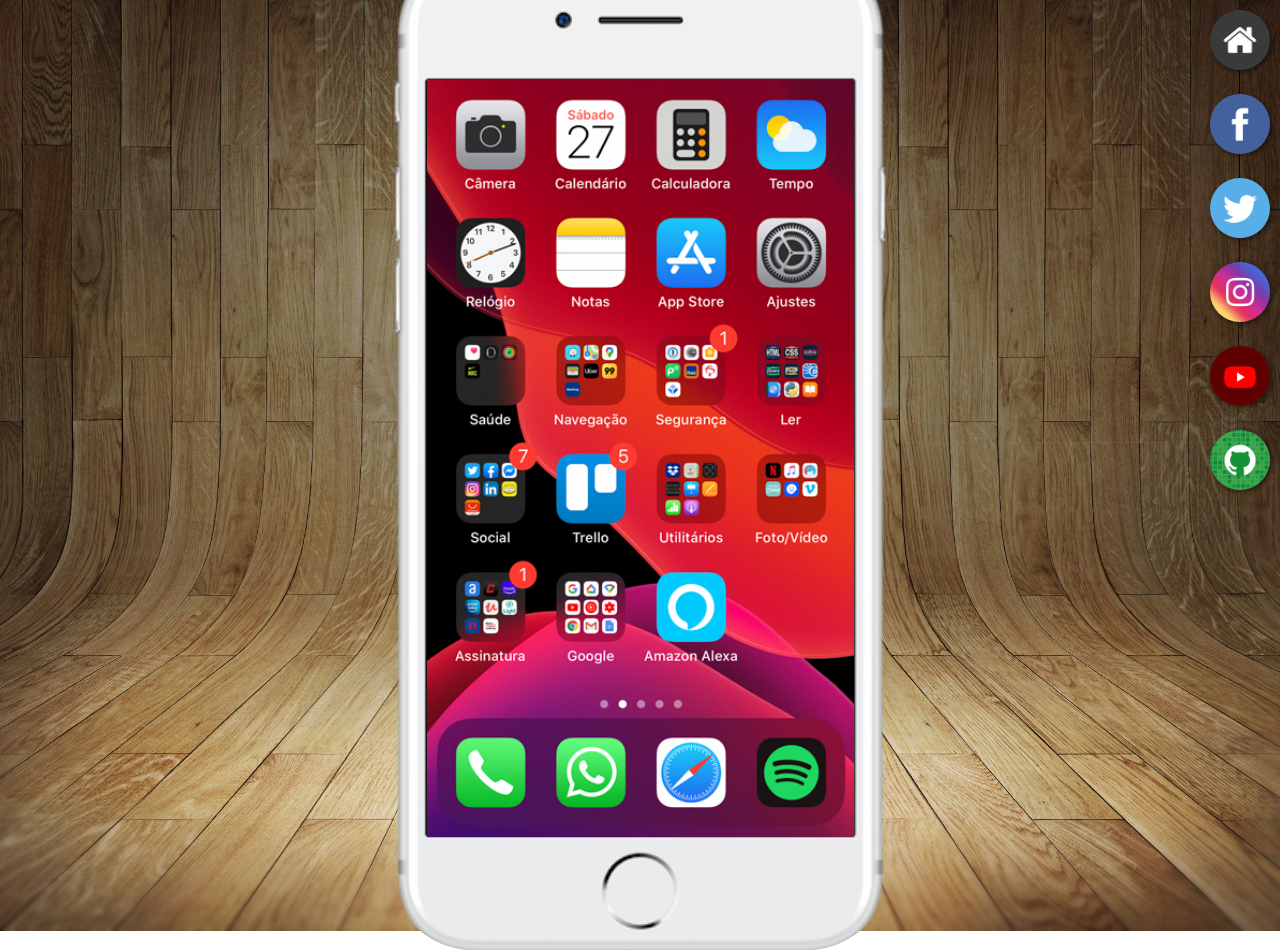
<file: index.html>
<!DOCTYPE html>
<html lang="pt-br">
<head>
    <meta charset="UTF-8">
    <meta name="viewport" content="width=device-width, initial-scale=1.0">
    <link rel="shortcut icon" href="imagens/favicon.ico" type="image/x-icon">
    <link rel="stylesheet" href="estilos/estilos.css">
    <title>Projeto Redes Sociais</title>
</head>
<body>
    <main>
        <section id="telefone">
            <iframe src="home.html" name="tela" frameborder="0" id="tela">
                <p>Seu navegador não suporta iframes.</p>
            </iframe>
        </section>
        <section id="redes-sociais">
            <a href="home.html" target="tela"><img src="imagens/logo-home.jpg" alt="foto da home"></a><br>

            <a href="facebook.html" target="tela"><img src="imagens/logo-facebook.jpg" alt="foto do facebook"></a><br>

            <a href="twitter.html" target="tela"><img src="imagens/logo-twitter.jpg" alt="foto do twitter"></a><br>

            <a href="instagram.html" target="tela"><img src="imagens/logo-instagram.jpg" alt="foto do instagram"></a><br>

            <a href="youtube.html" target="tela"><img src="imagens/logo-youtube.jpg" alt="foto do youtube"></a><br>

            <a href="github.html" target="tela"><img src="imagens/logo-github.jpg" alt="foto do github"></a>
            
        </section>
    </main>
</body>
</html>
</file>
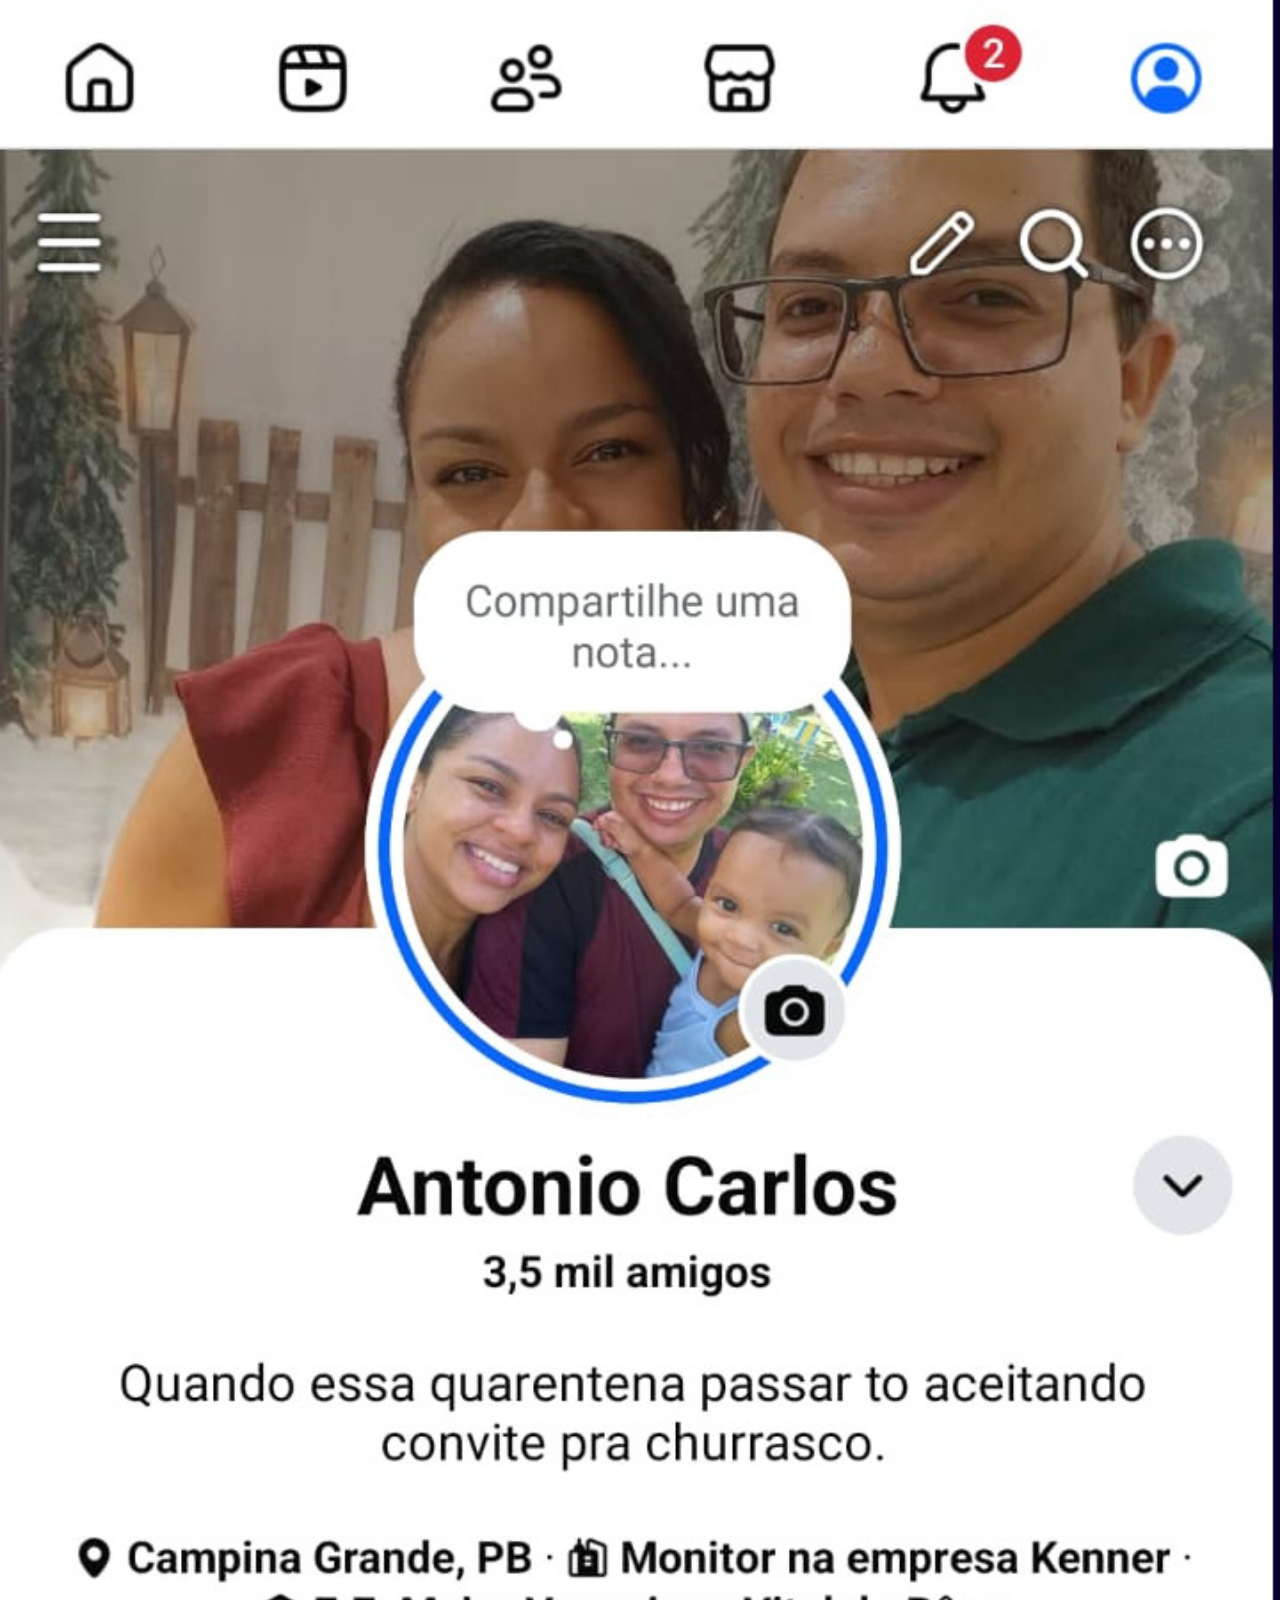
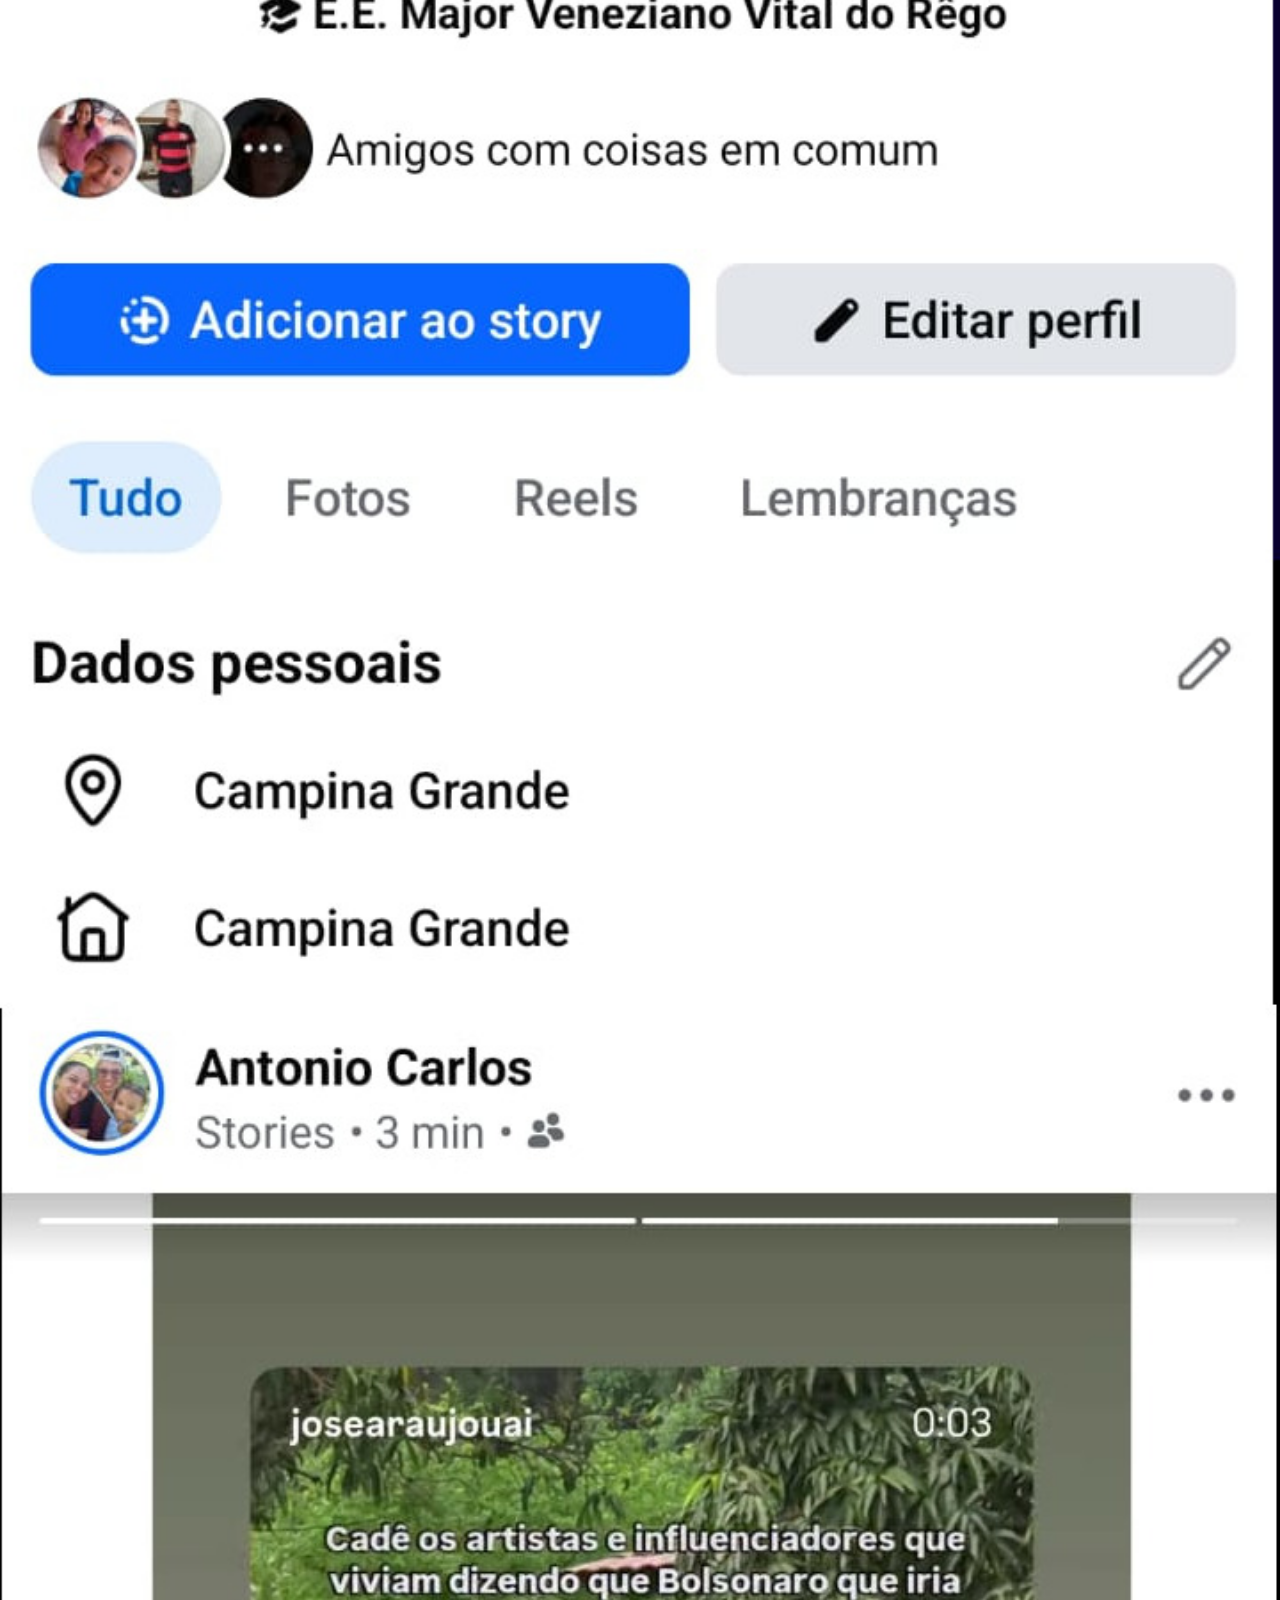
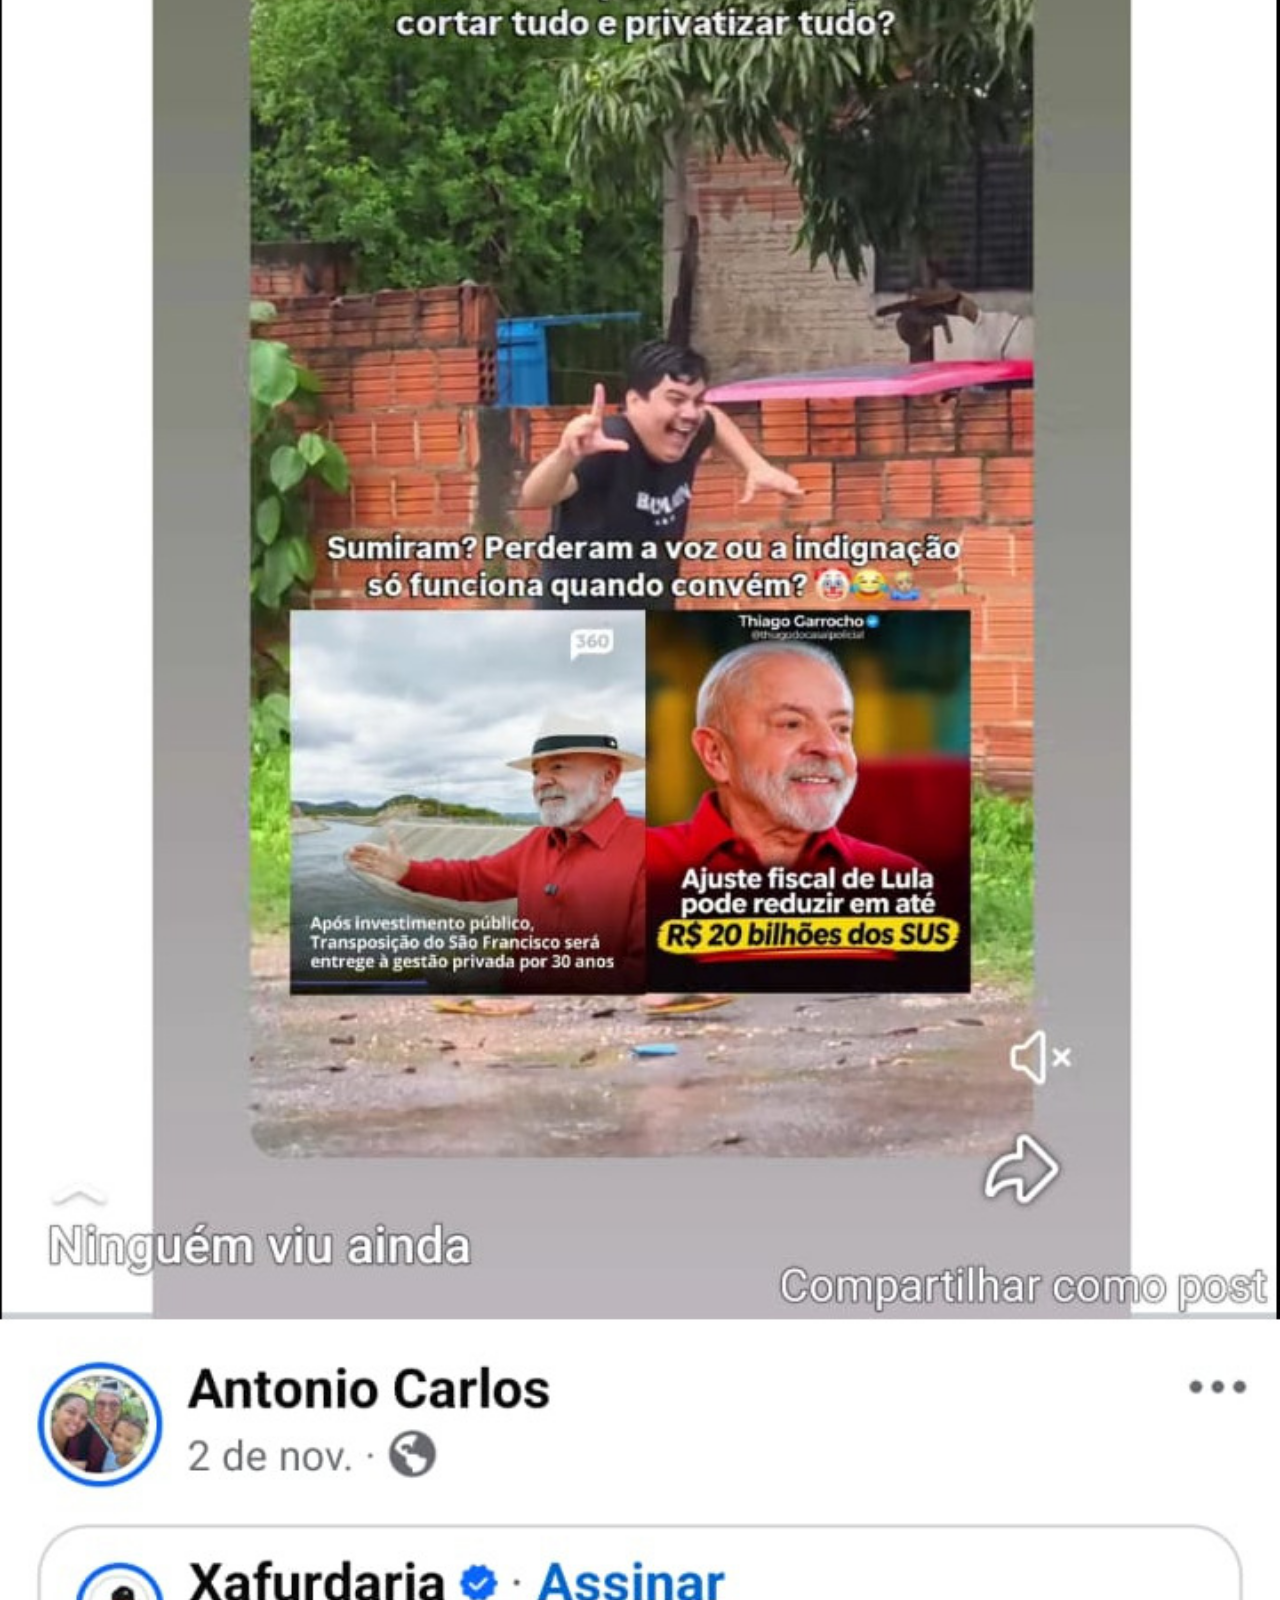
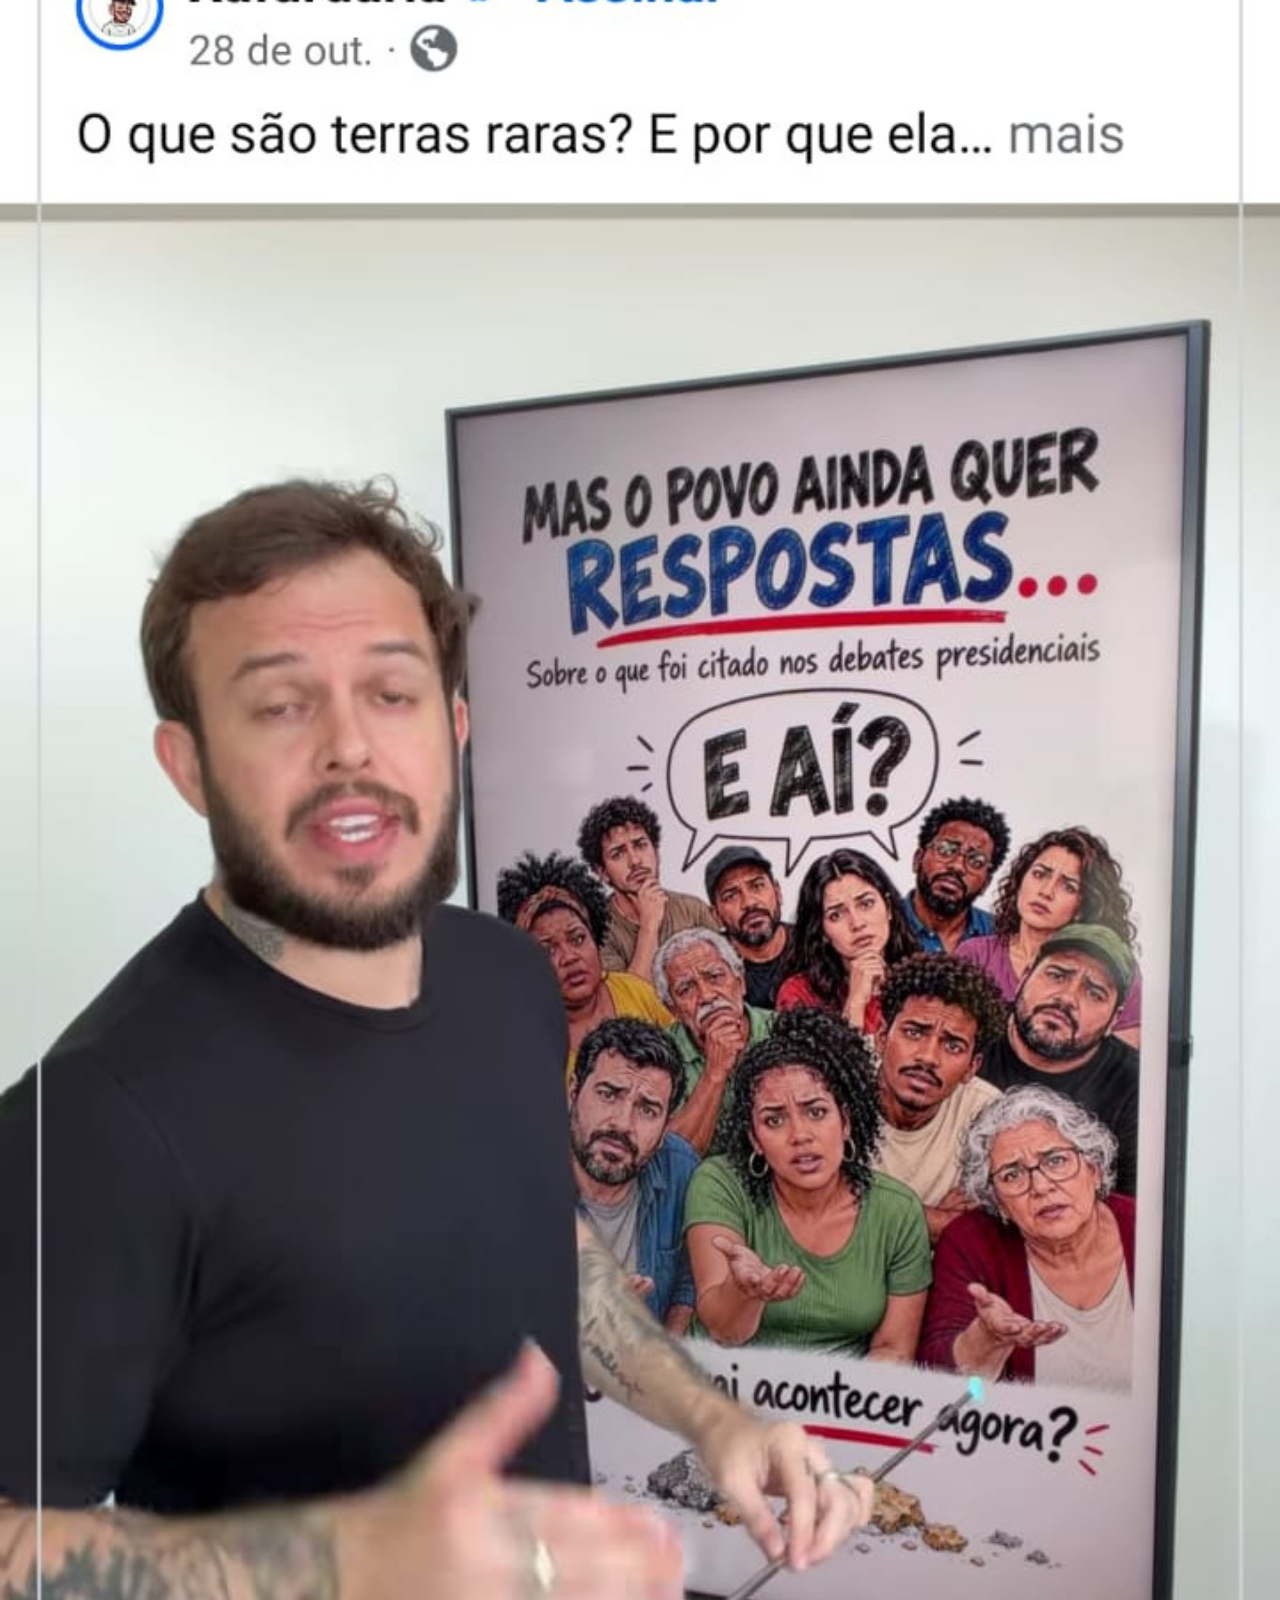
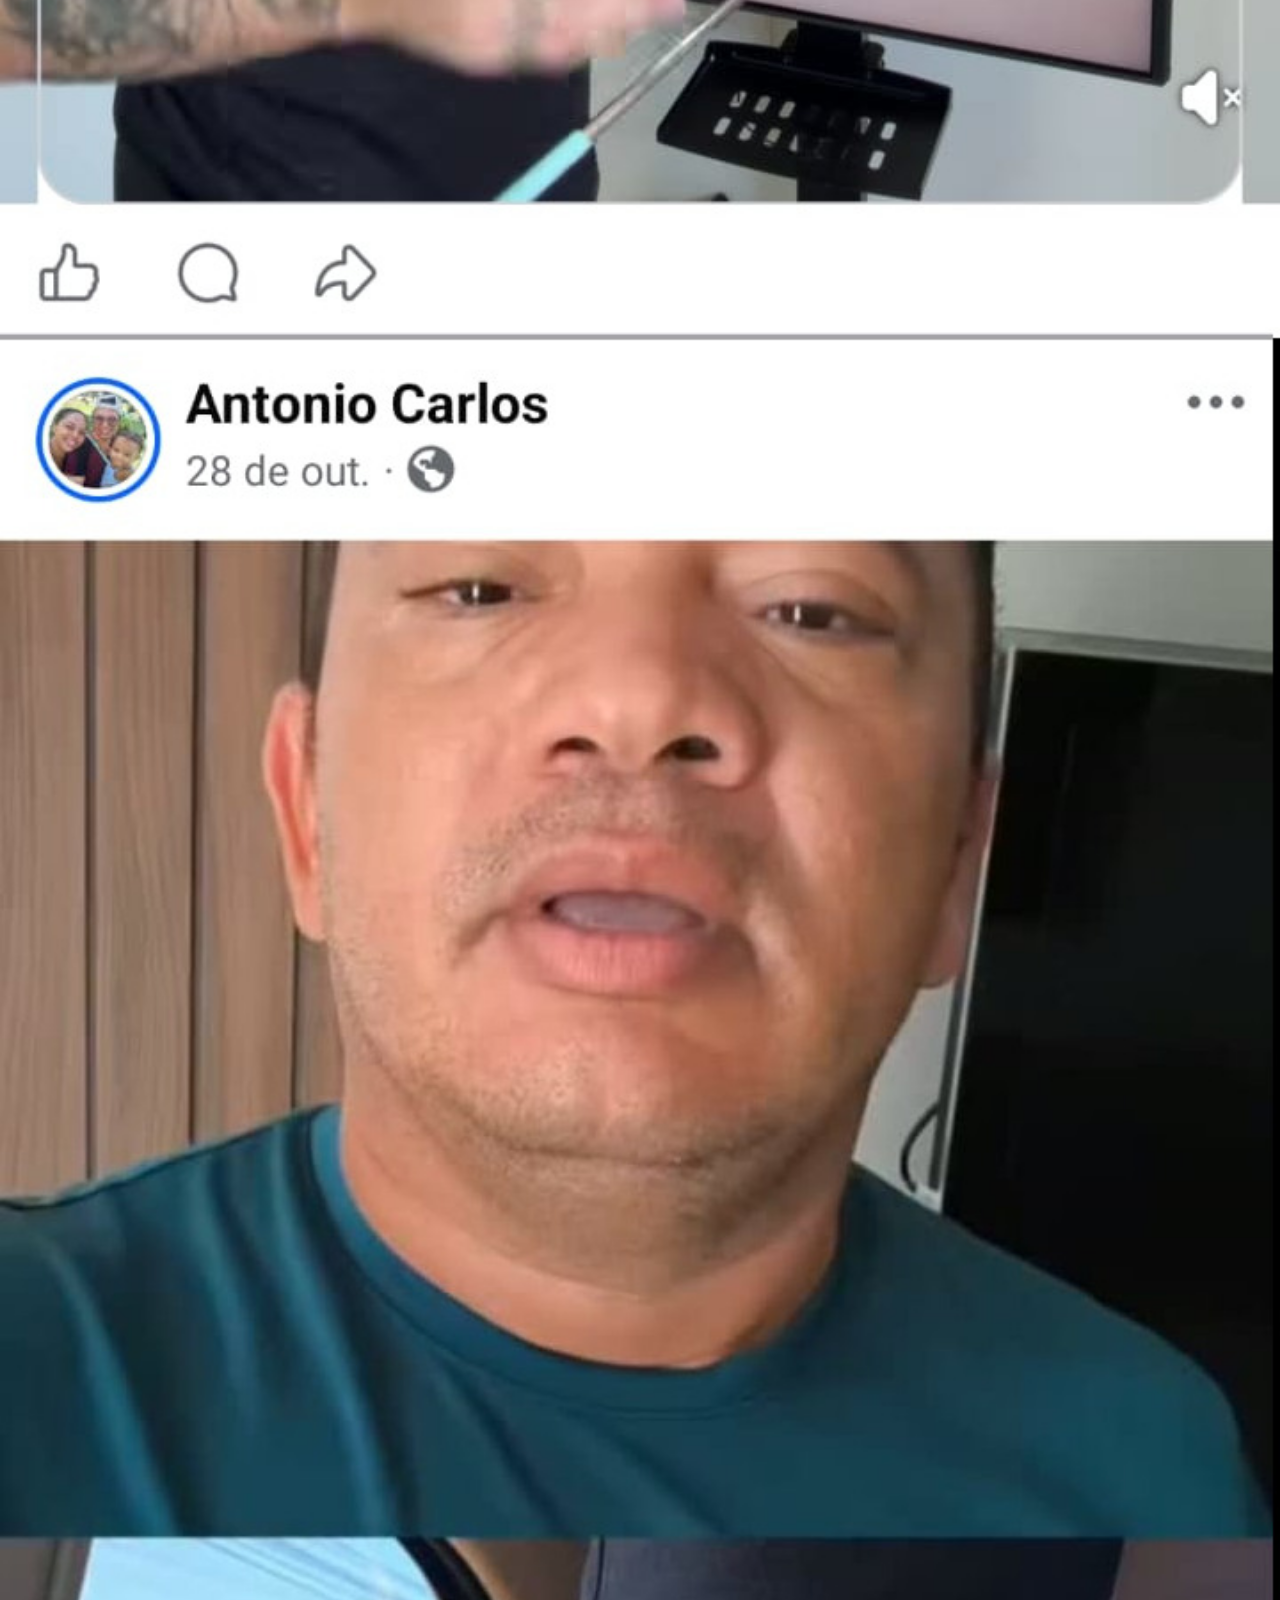
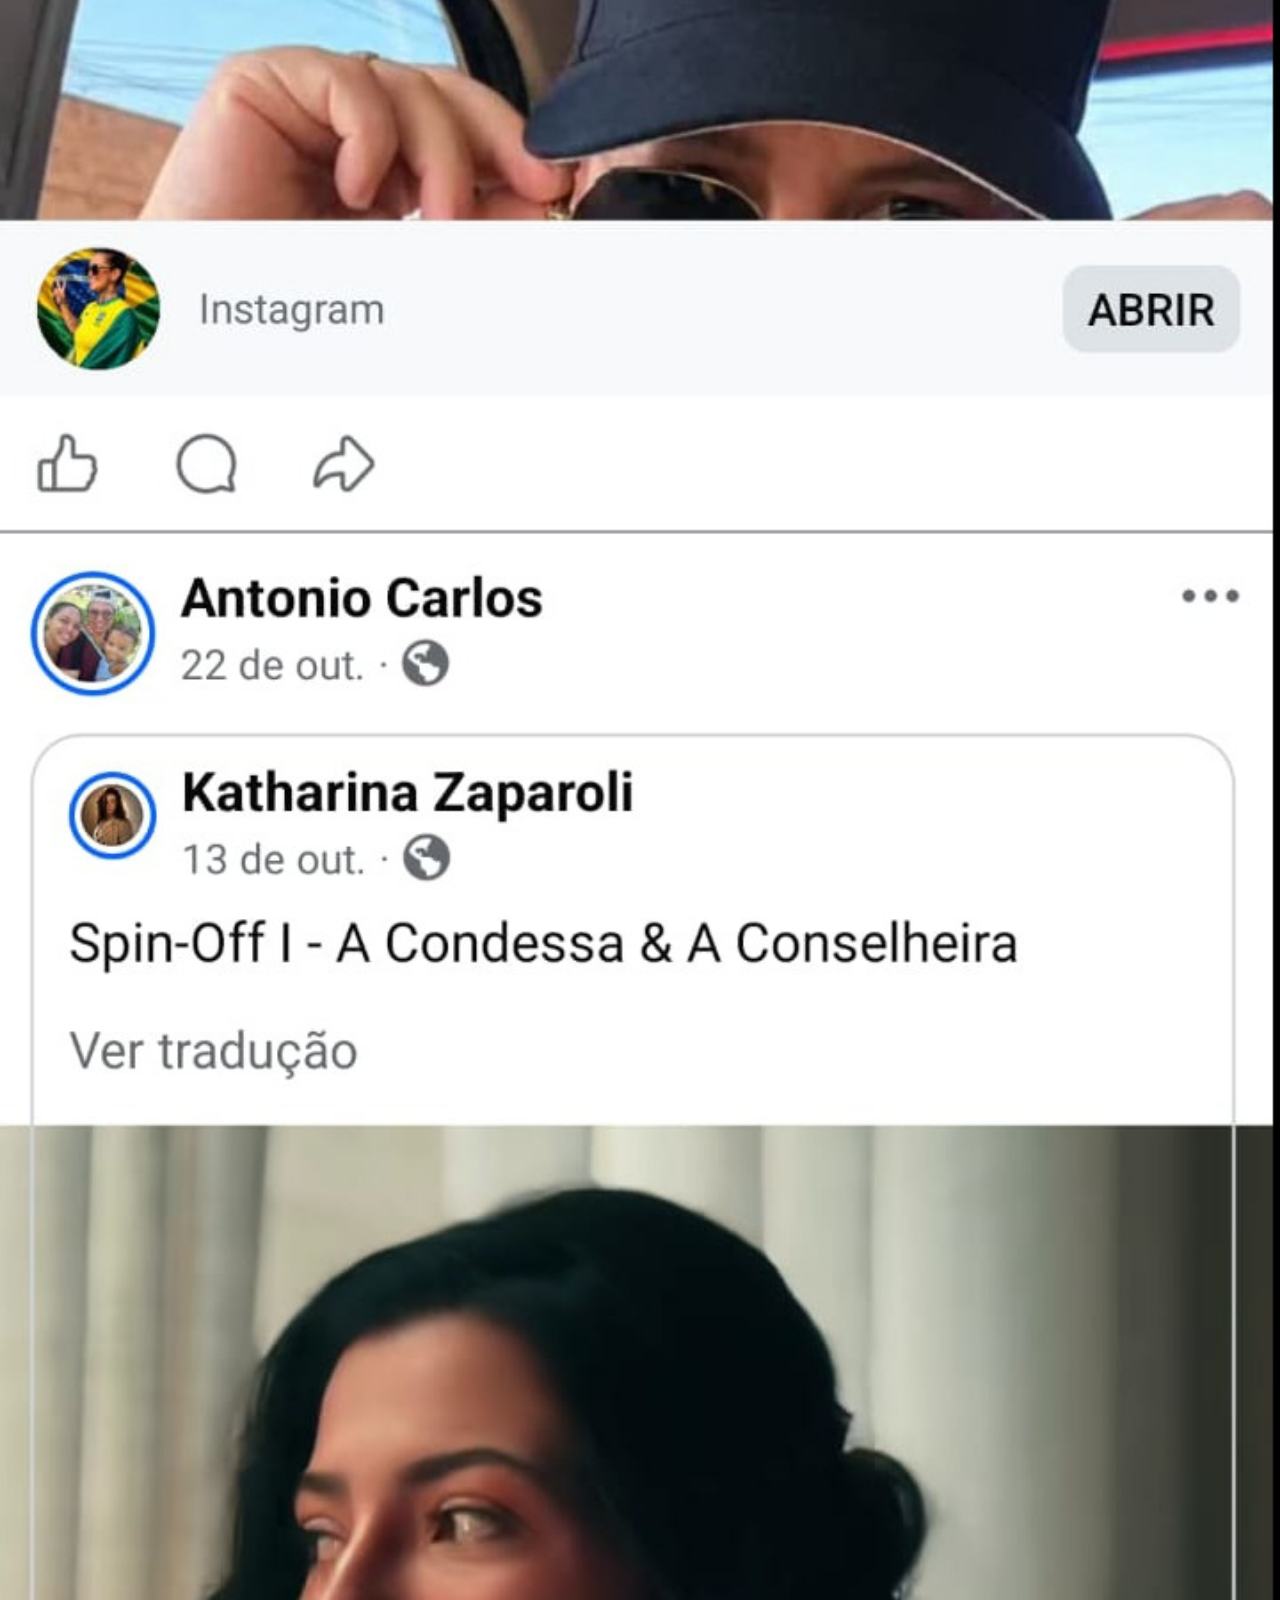
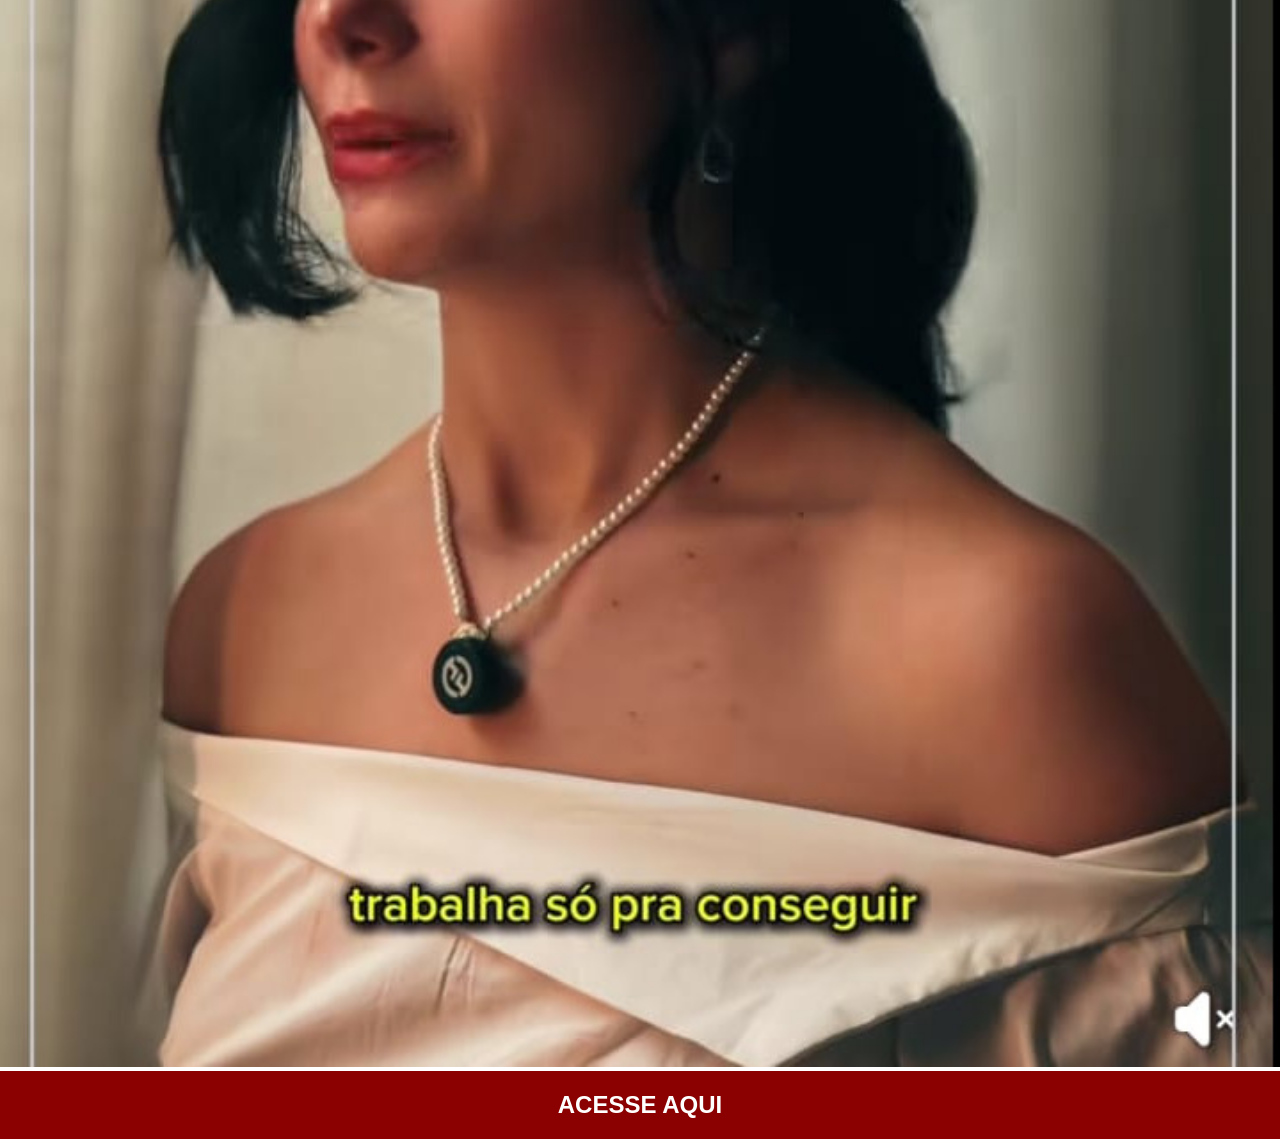
<file: facebook.html>
<!DOCTYPE html>
<html lang="pt-br">
<head>
    <meta charset="UTF-8">
    <meta name="viewport" content="width=device-width, initial-scale=1.0">
    <title>Facebook</title>
    <link rel="stylesheet" href="estilos/social.css">
</head>
<body>
    <img src="imagens/facebook.jpeg" alt="Facebook">
    <a href="https://www.facebook.com" target="_blank">ACESSE AQUI</a>
</body>
</html>
</file>
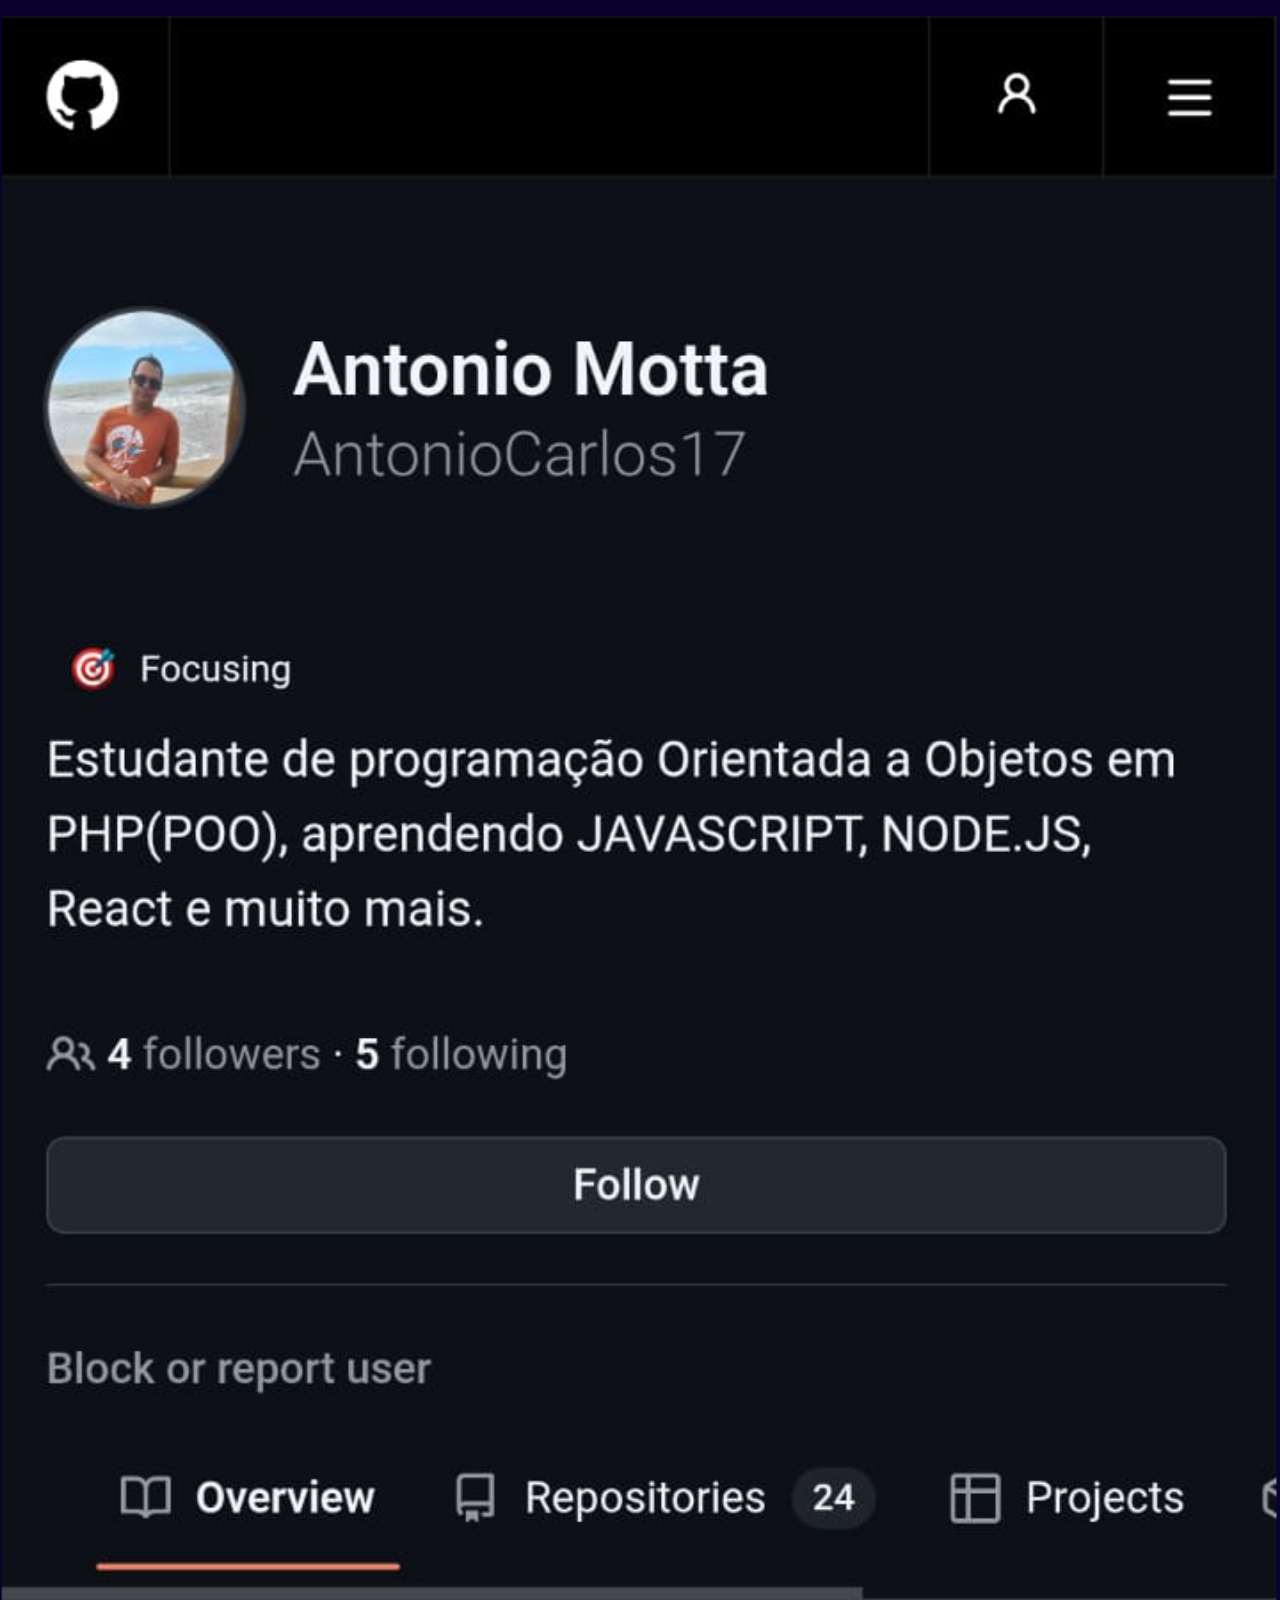
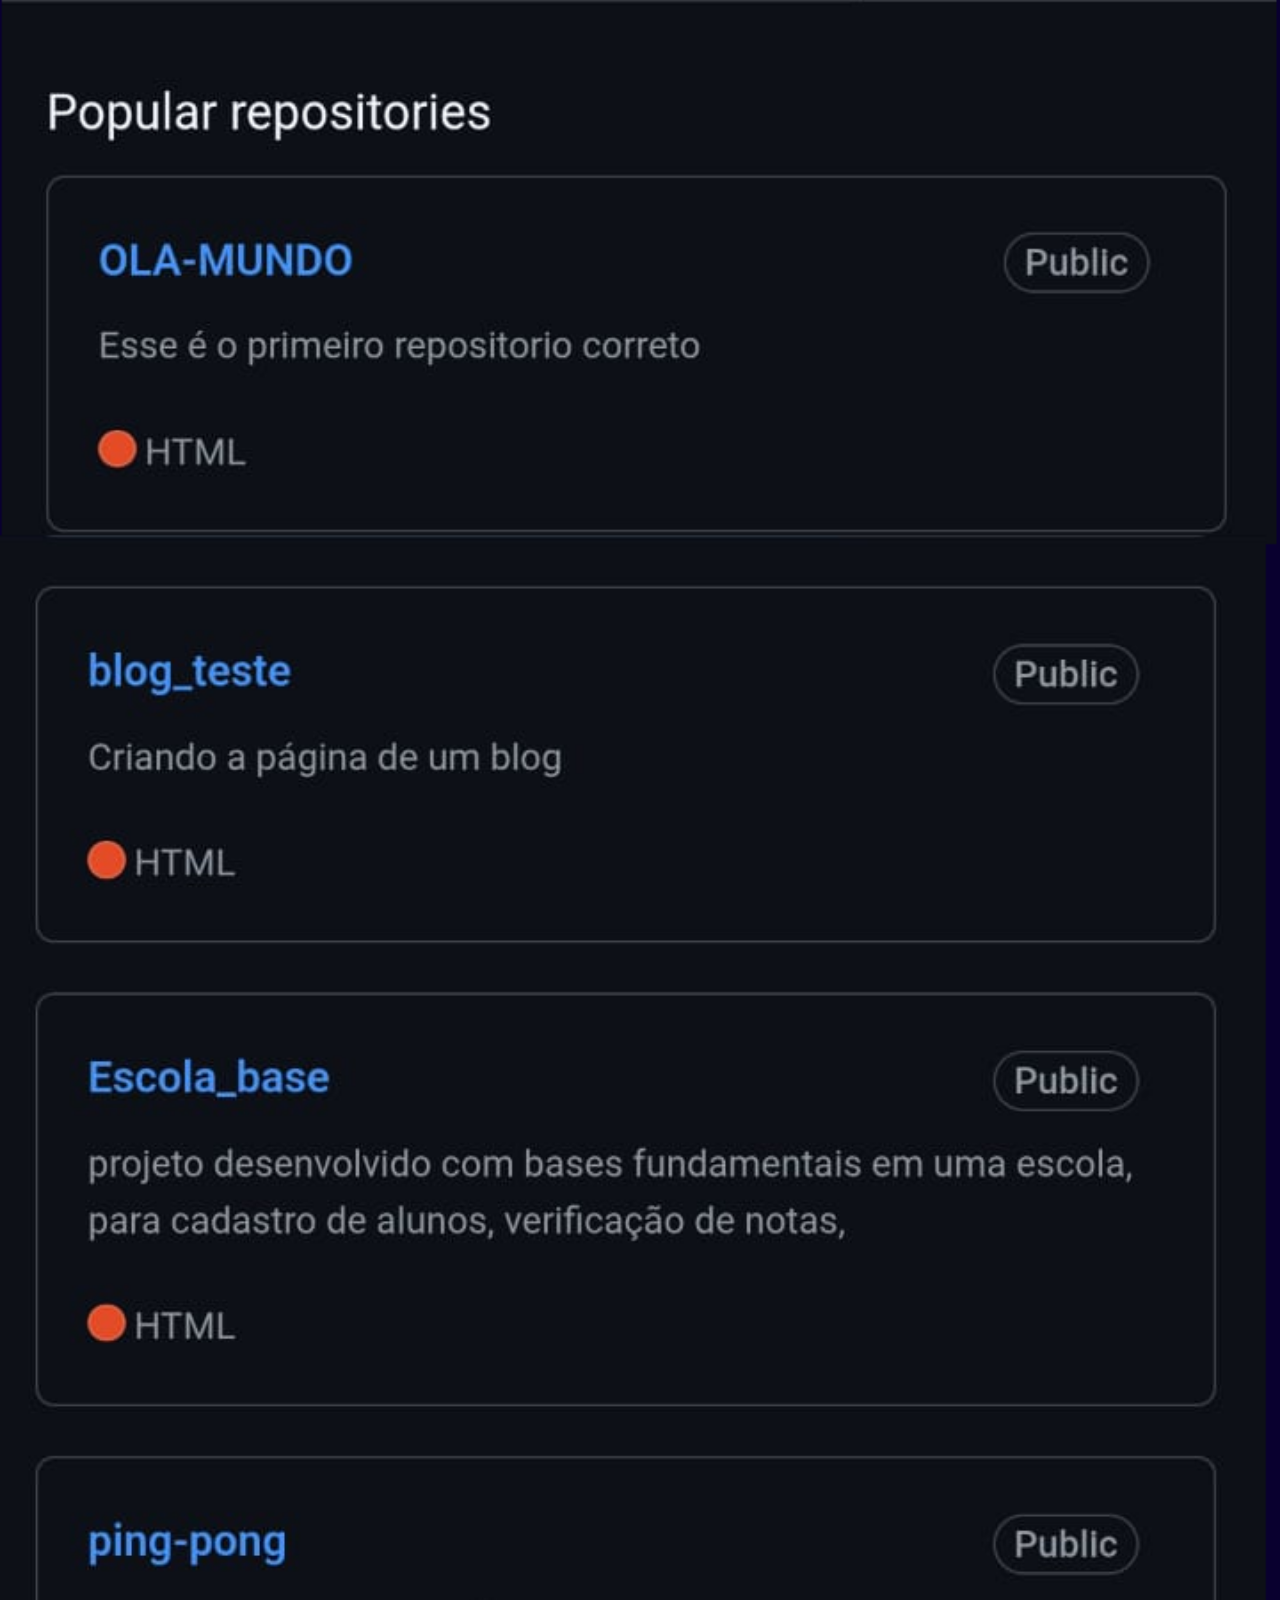
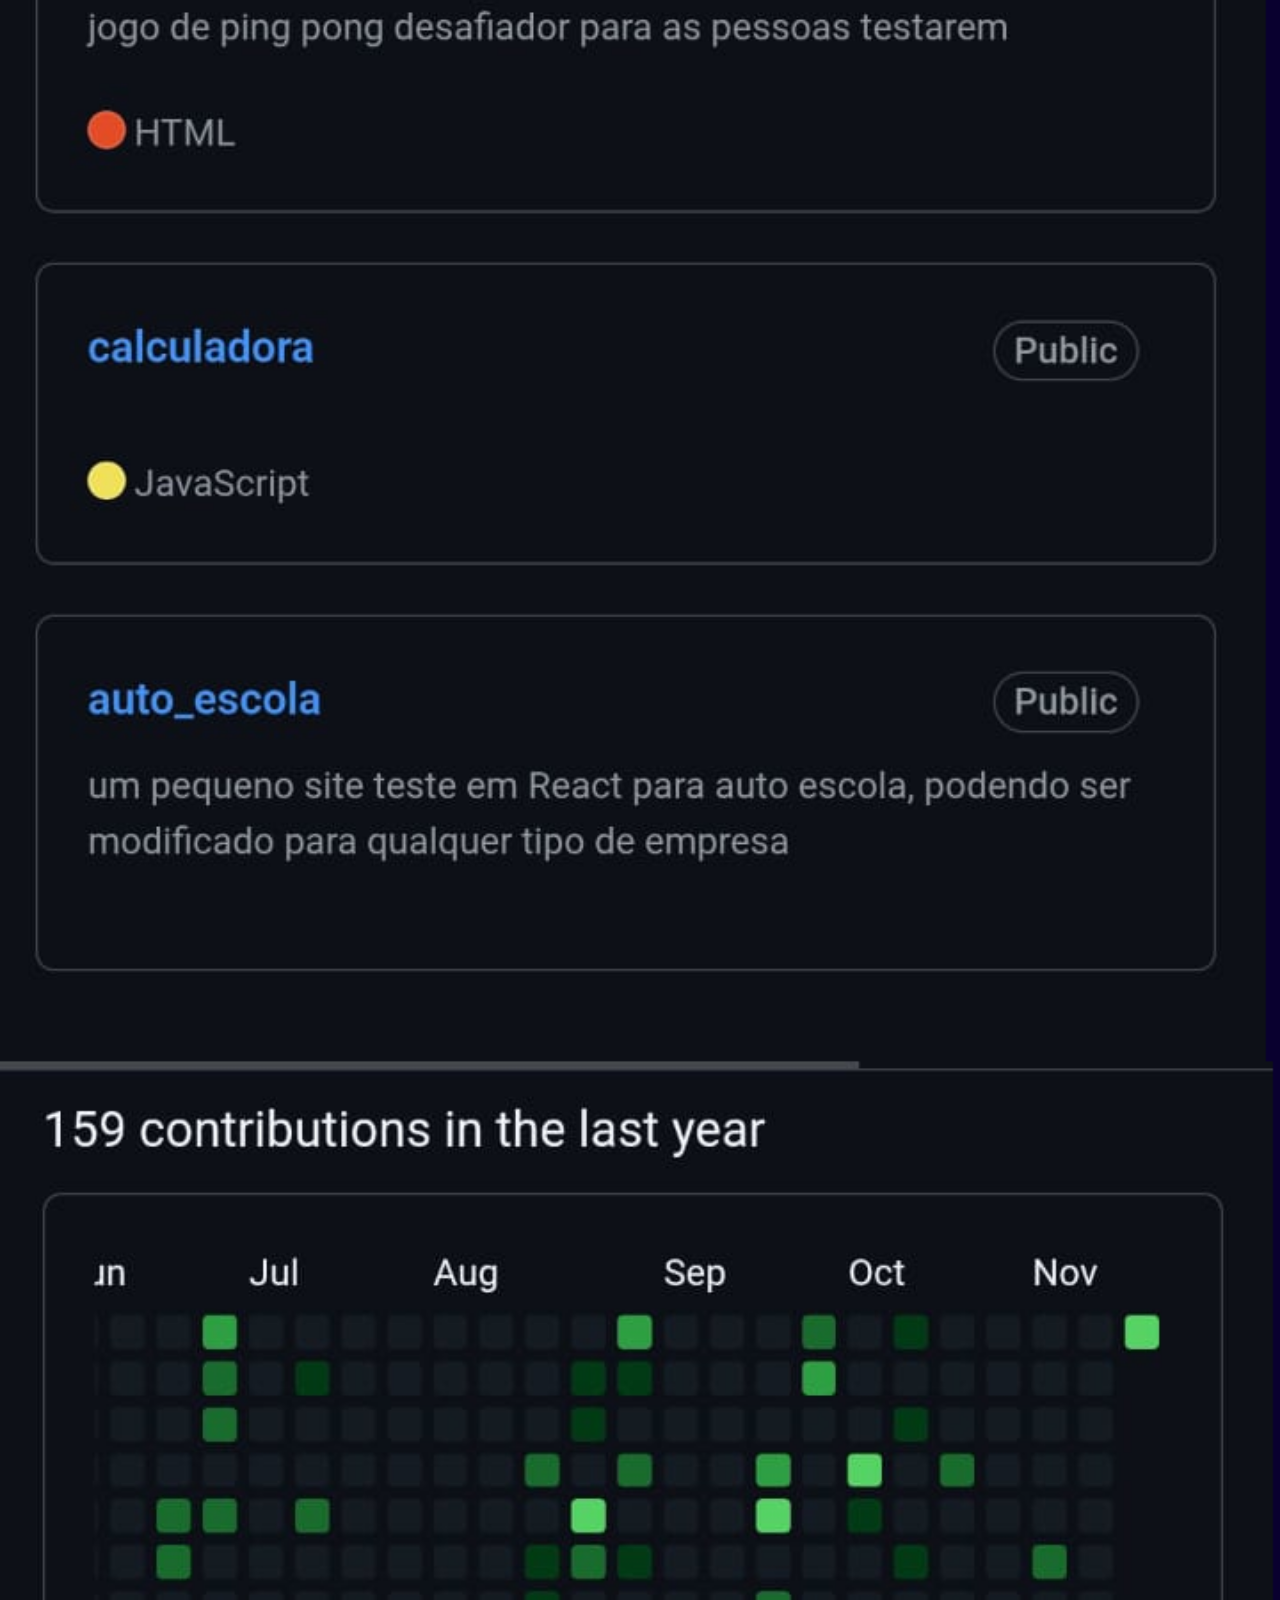
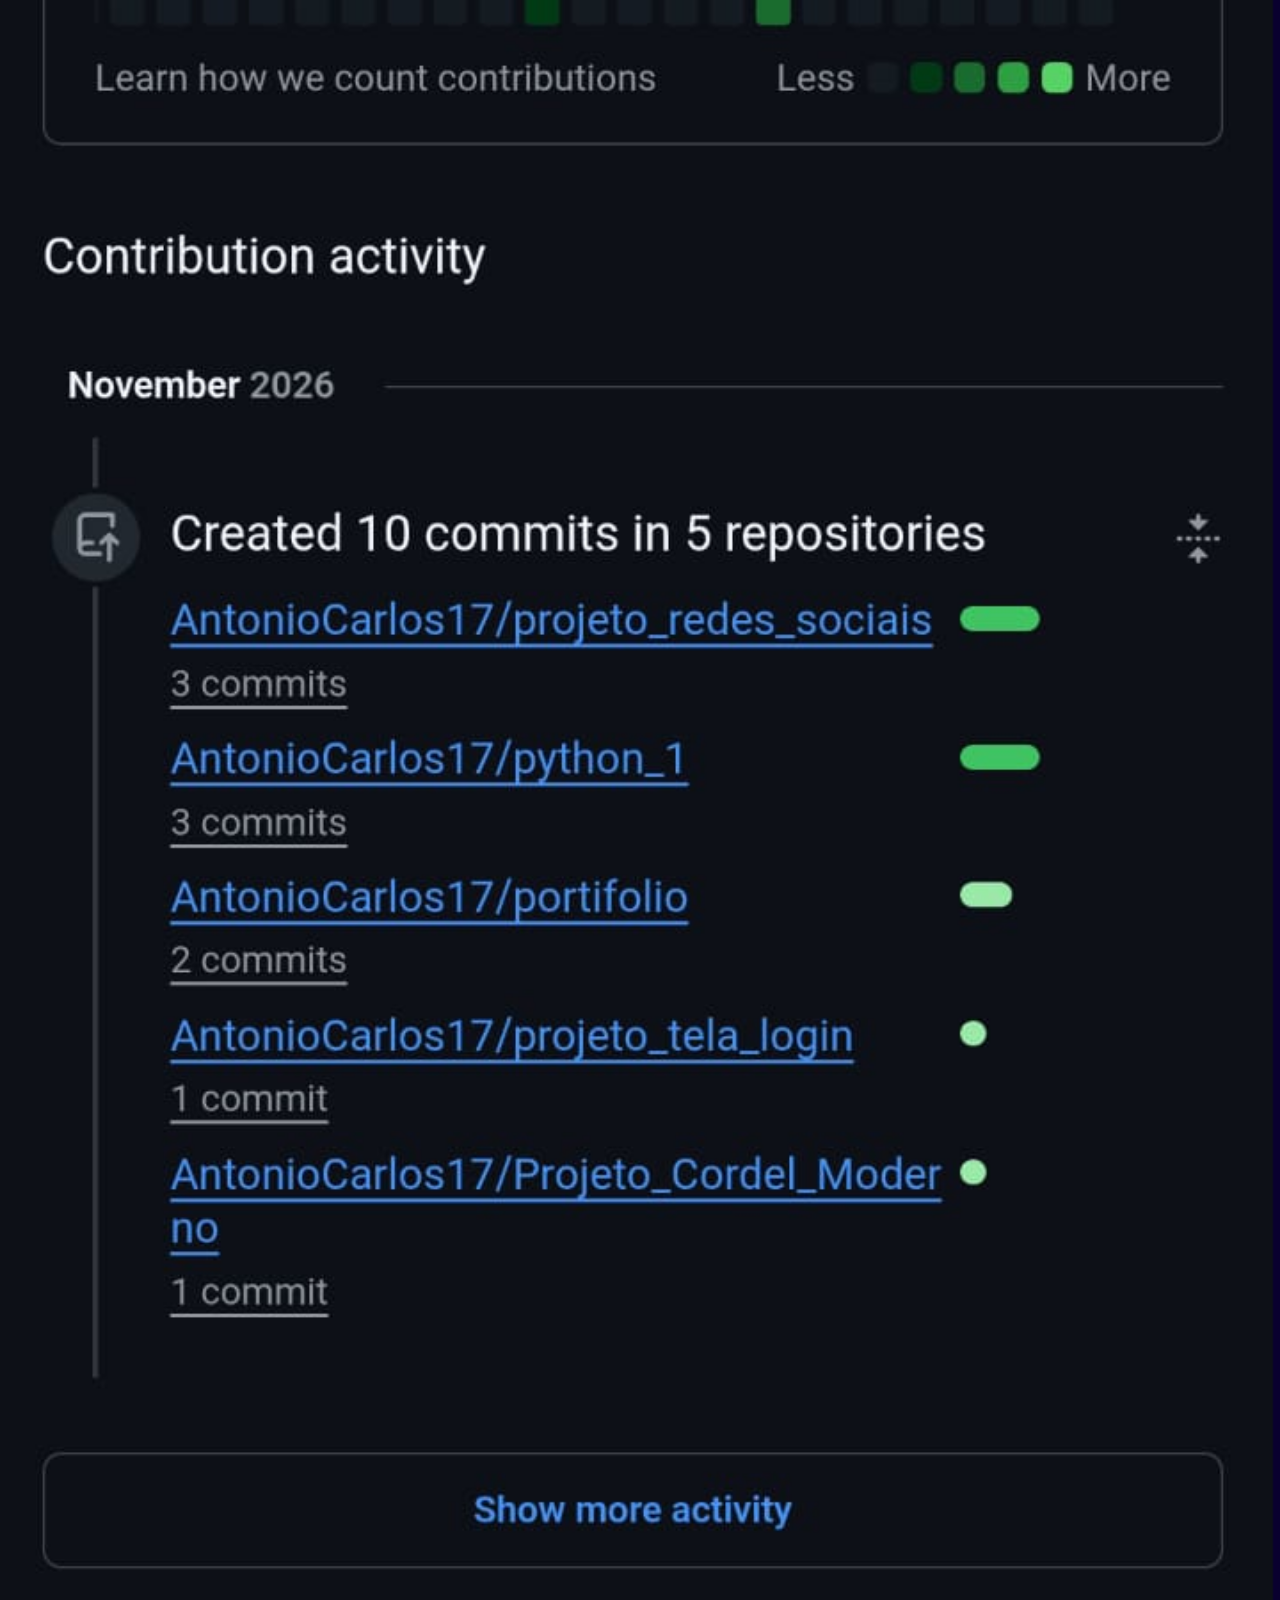
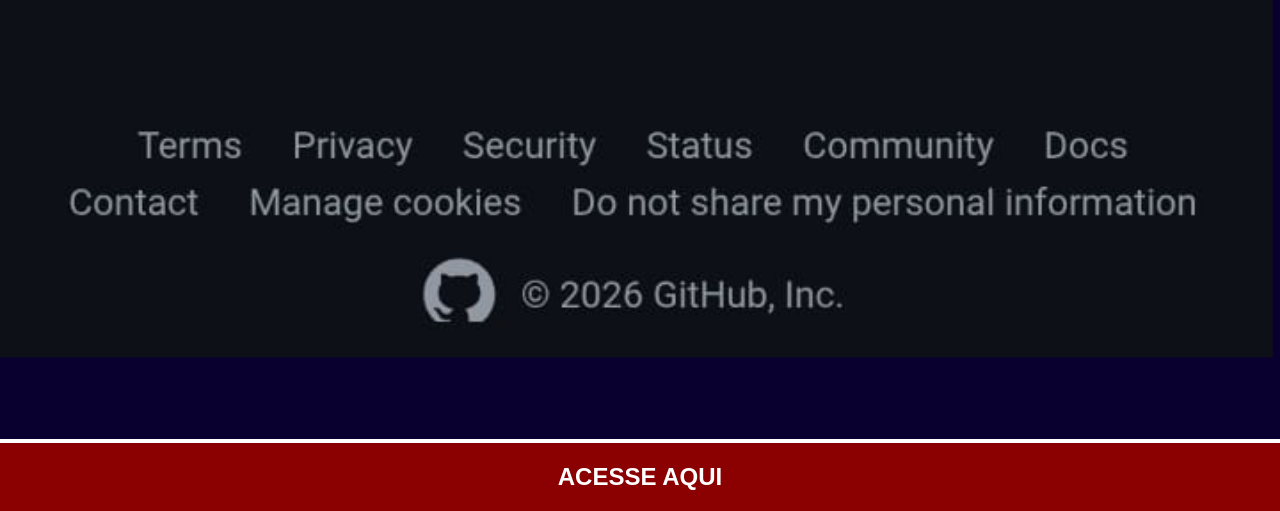
<file: github.html>
<!DOCTYPE html>
<html lang="pt-br">
<head>
    <meta charset="UTF-8">
    <meta name="viewport" content="width=device-width, initial-scale=1.0">
    <title>Github</title>
    <link rel="stylesheet" href="estilos/social.css">
</head>
<body>
    <img src="imagens/github.png" alt="">
    <a href="https://www.github.com" target="_blank">ACESSE AQUI</a>
</body>
</html>
</file>
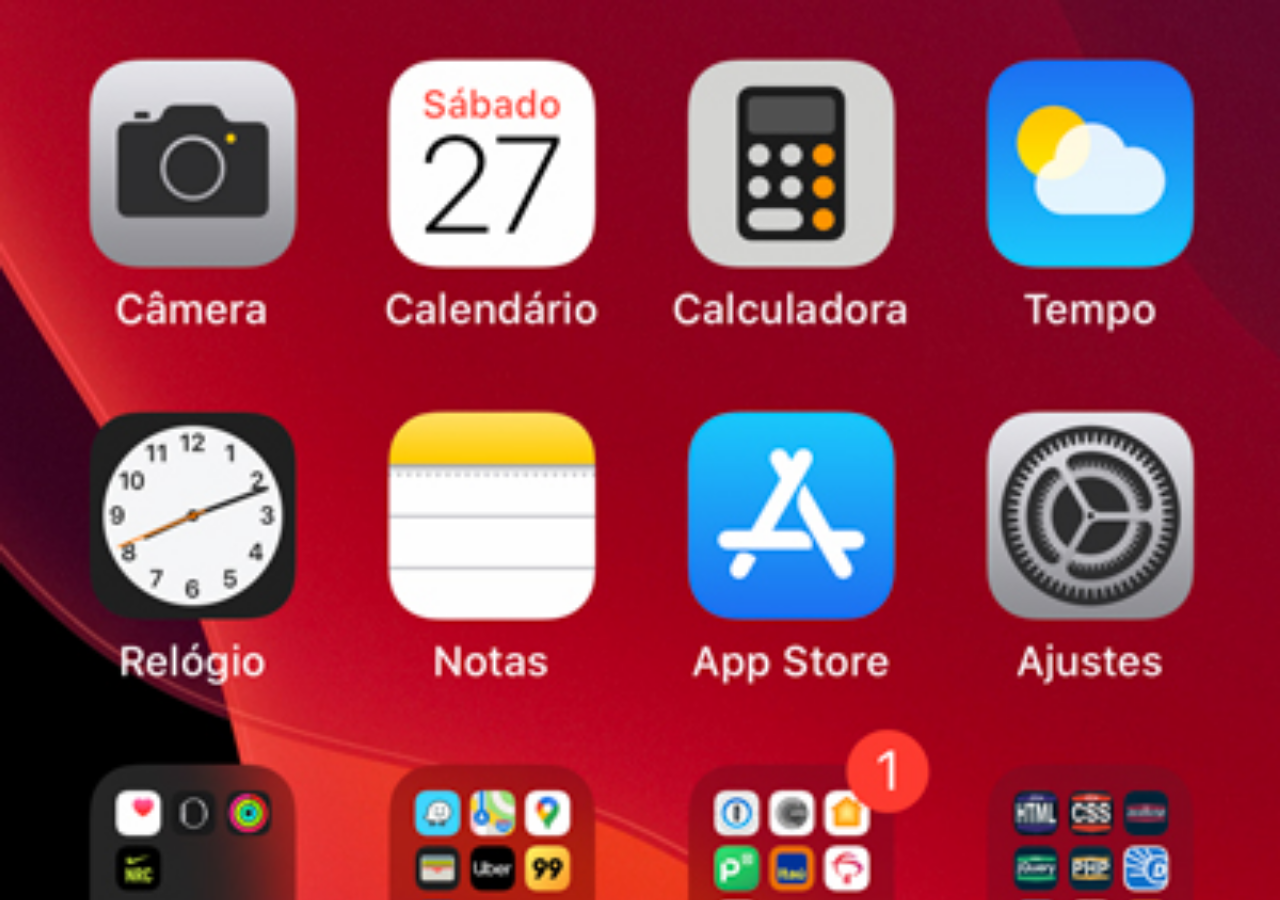
<file: home.html>
<!DOCTYPE html>
<html lang="pt-br">
<head>
    <meta charset="UTF-8">
    <meta name="viewport" content="width=device-width, initial-scale=1.0">
    <title>Home</title>
    <style>
        * {
            margin: 0;
            padding: 0;
        }
        body{
            height: 100vh;
            width: 100vw;
            background: black url('imagens/tela-home.jpg') no-repeat top center / cover;
        }
    </style>
</head>
<body>
    
</body>
</html>
</file>
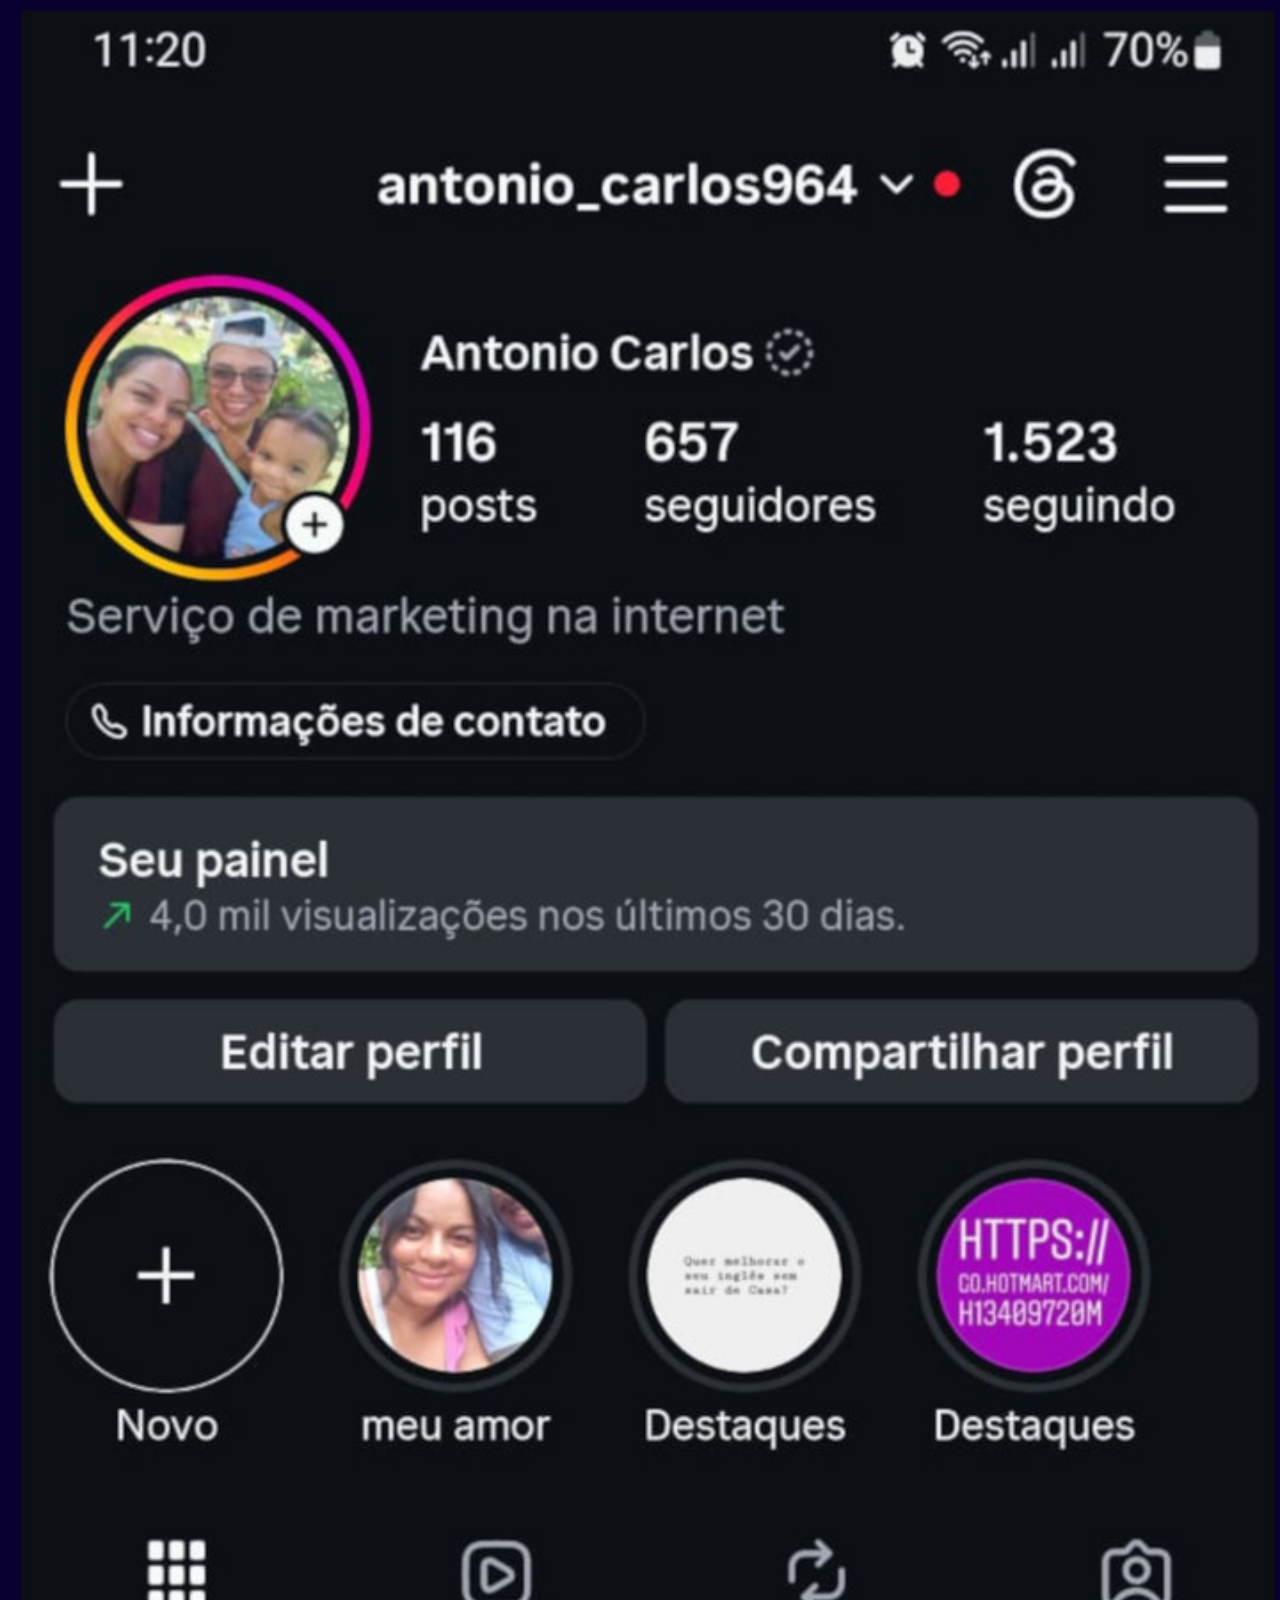
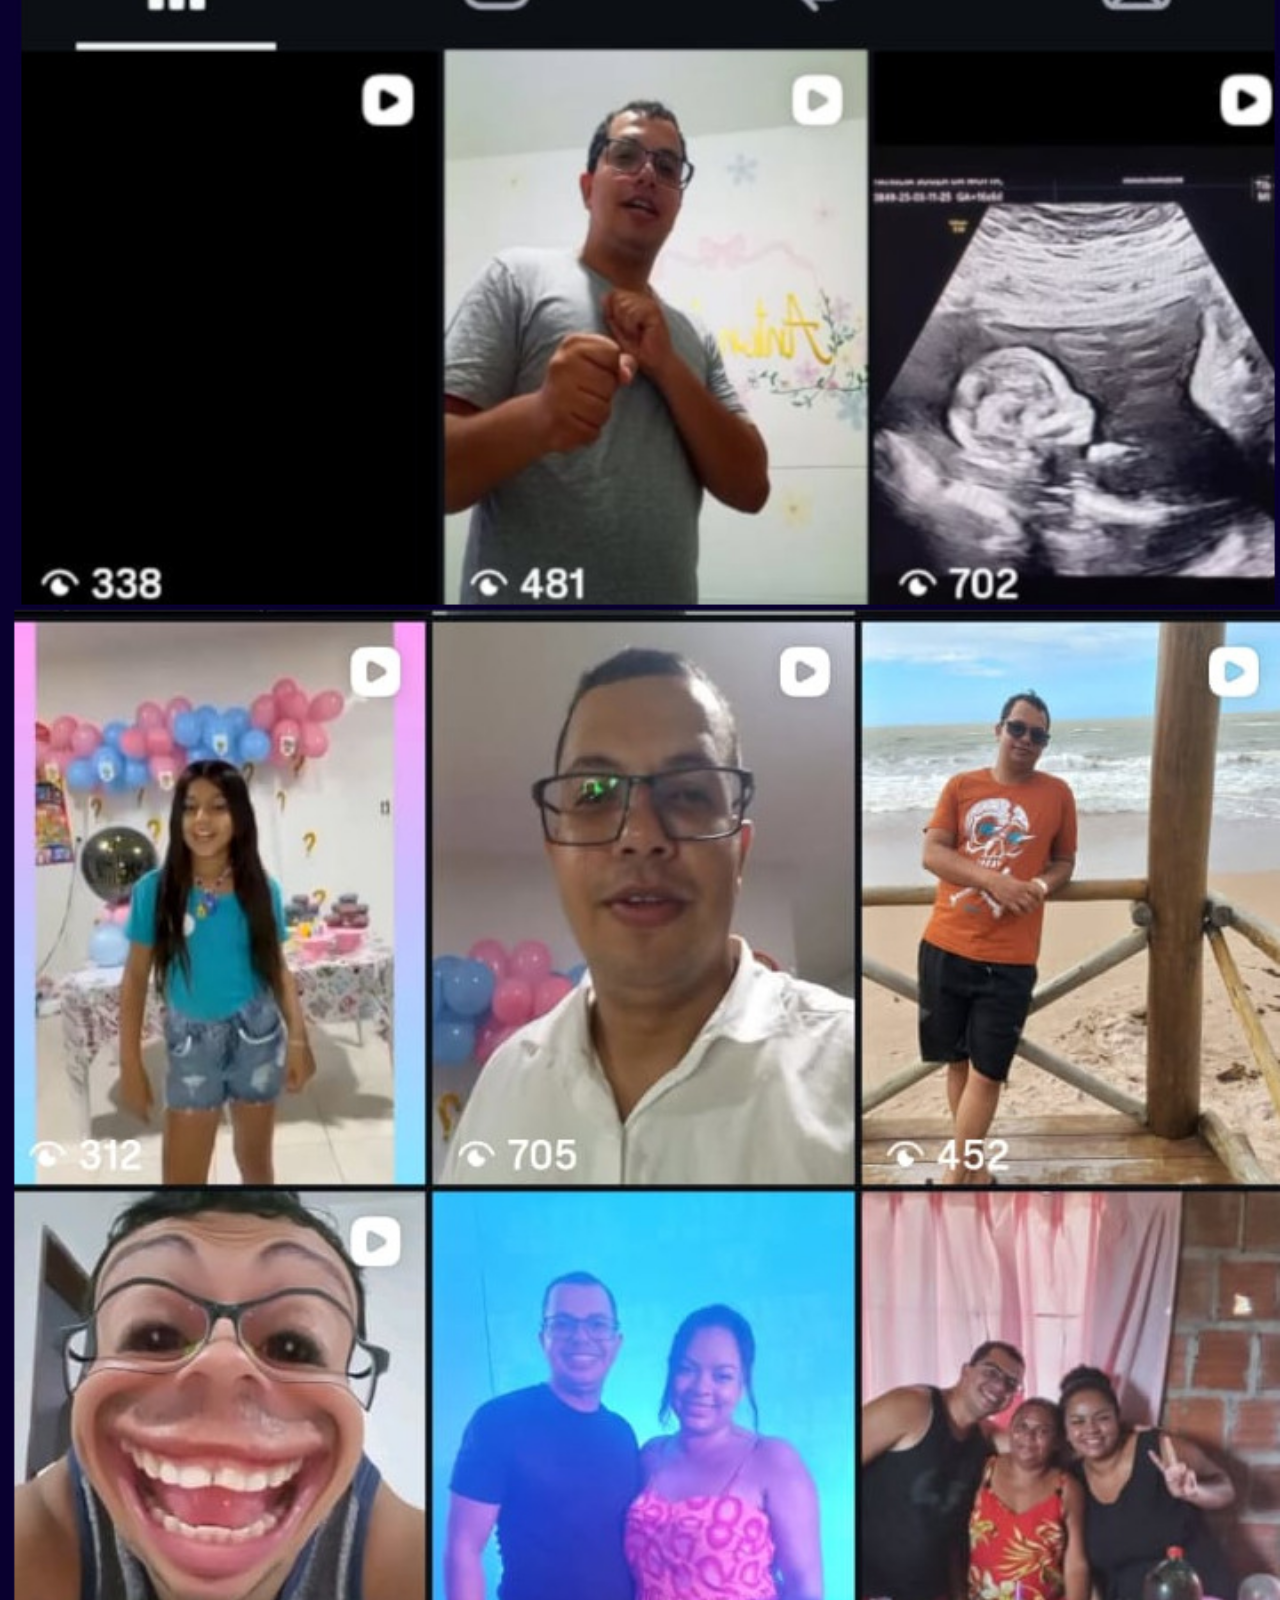
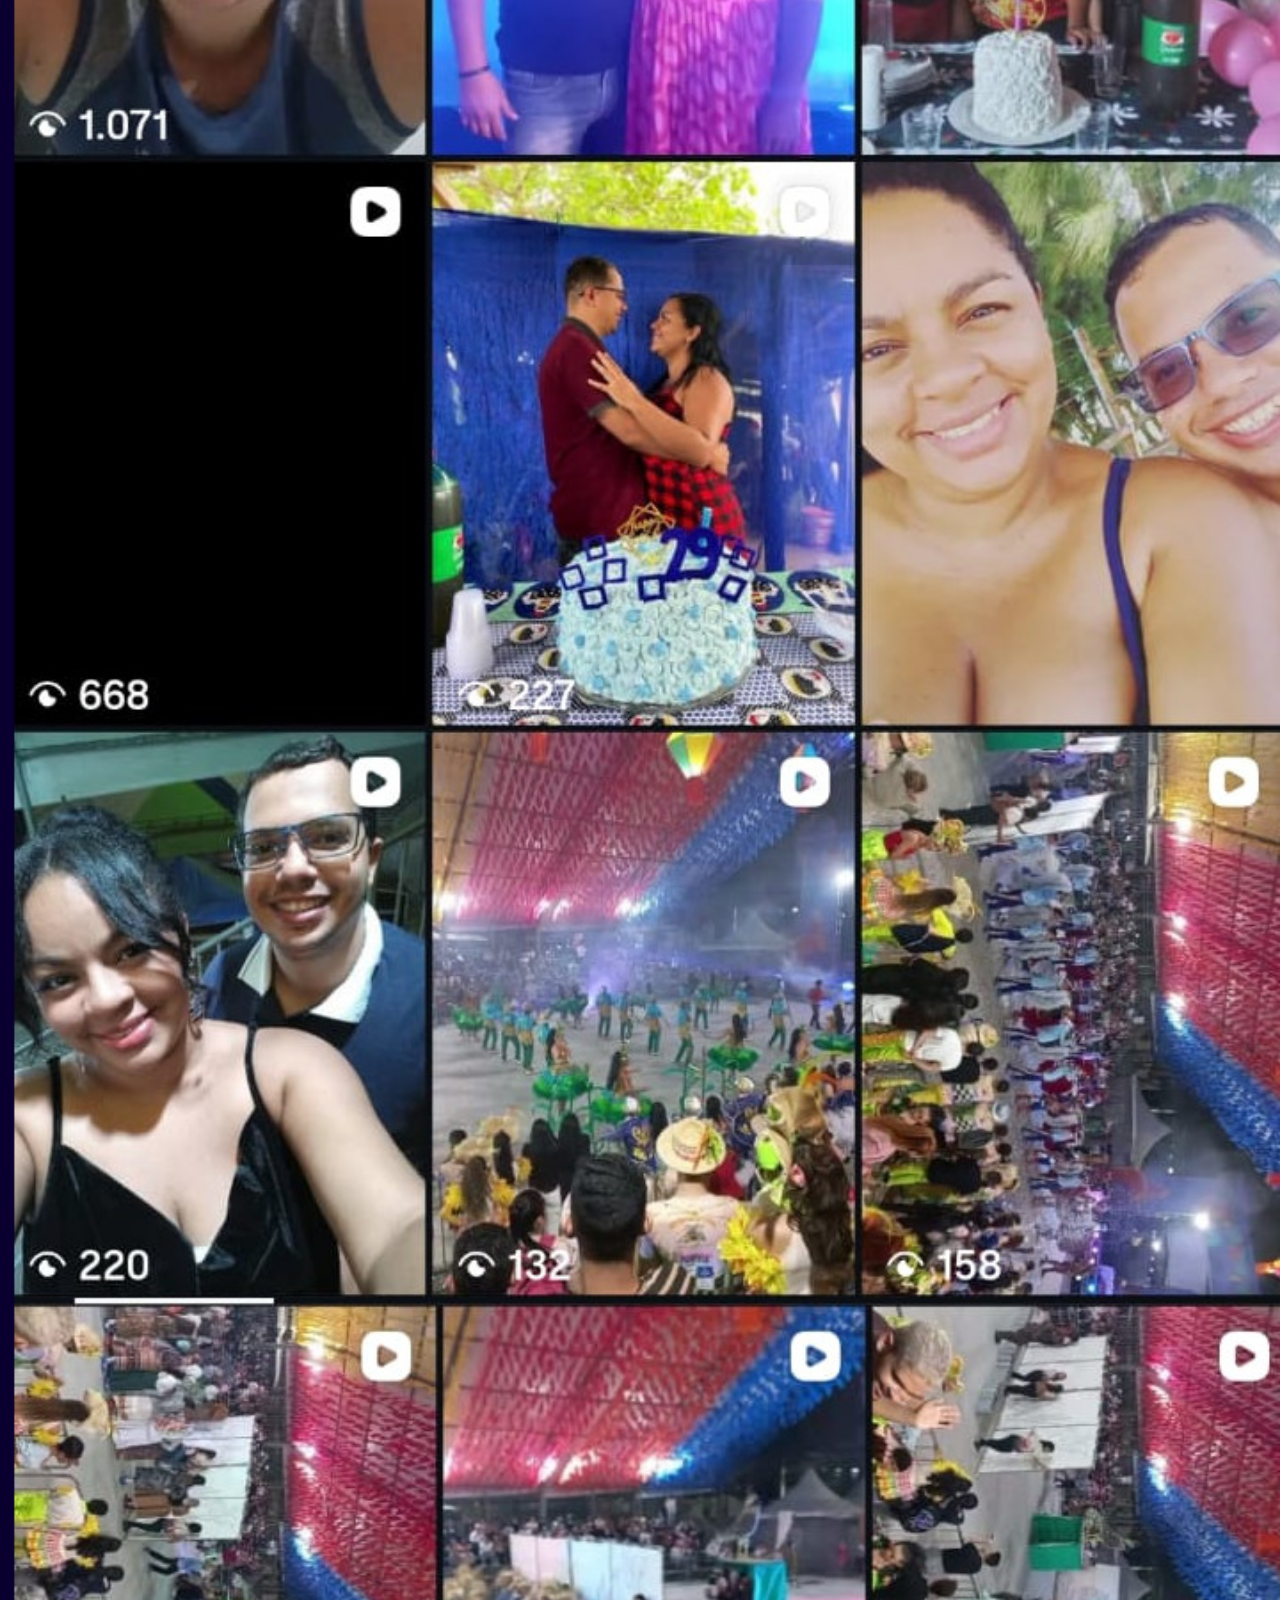
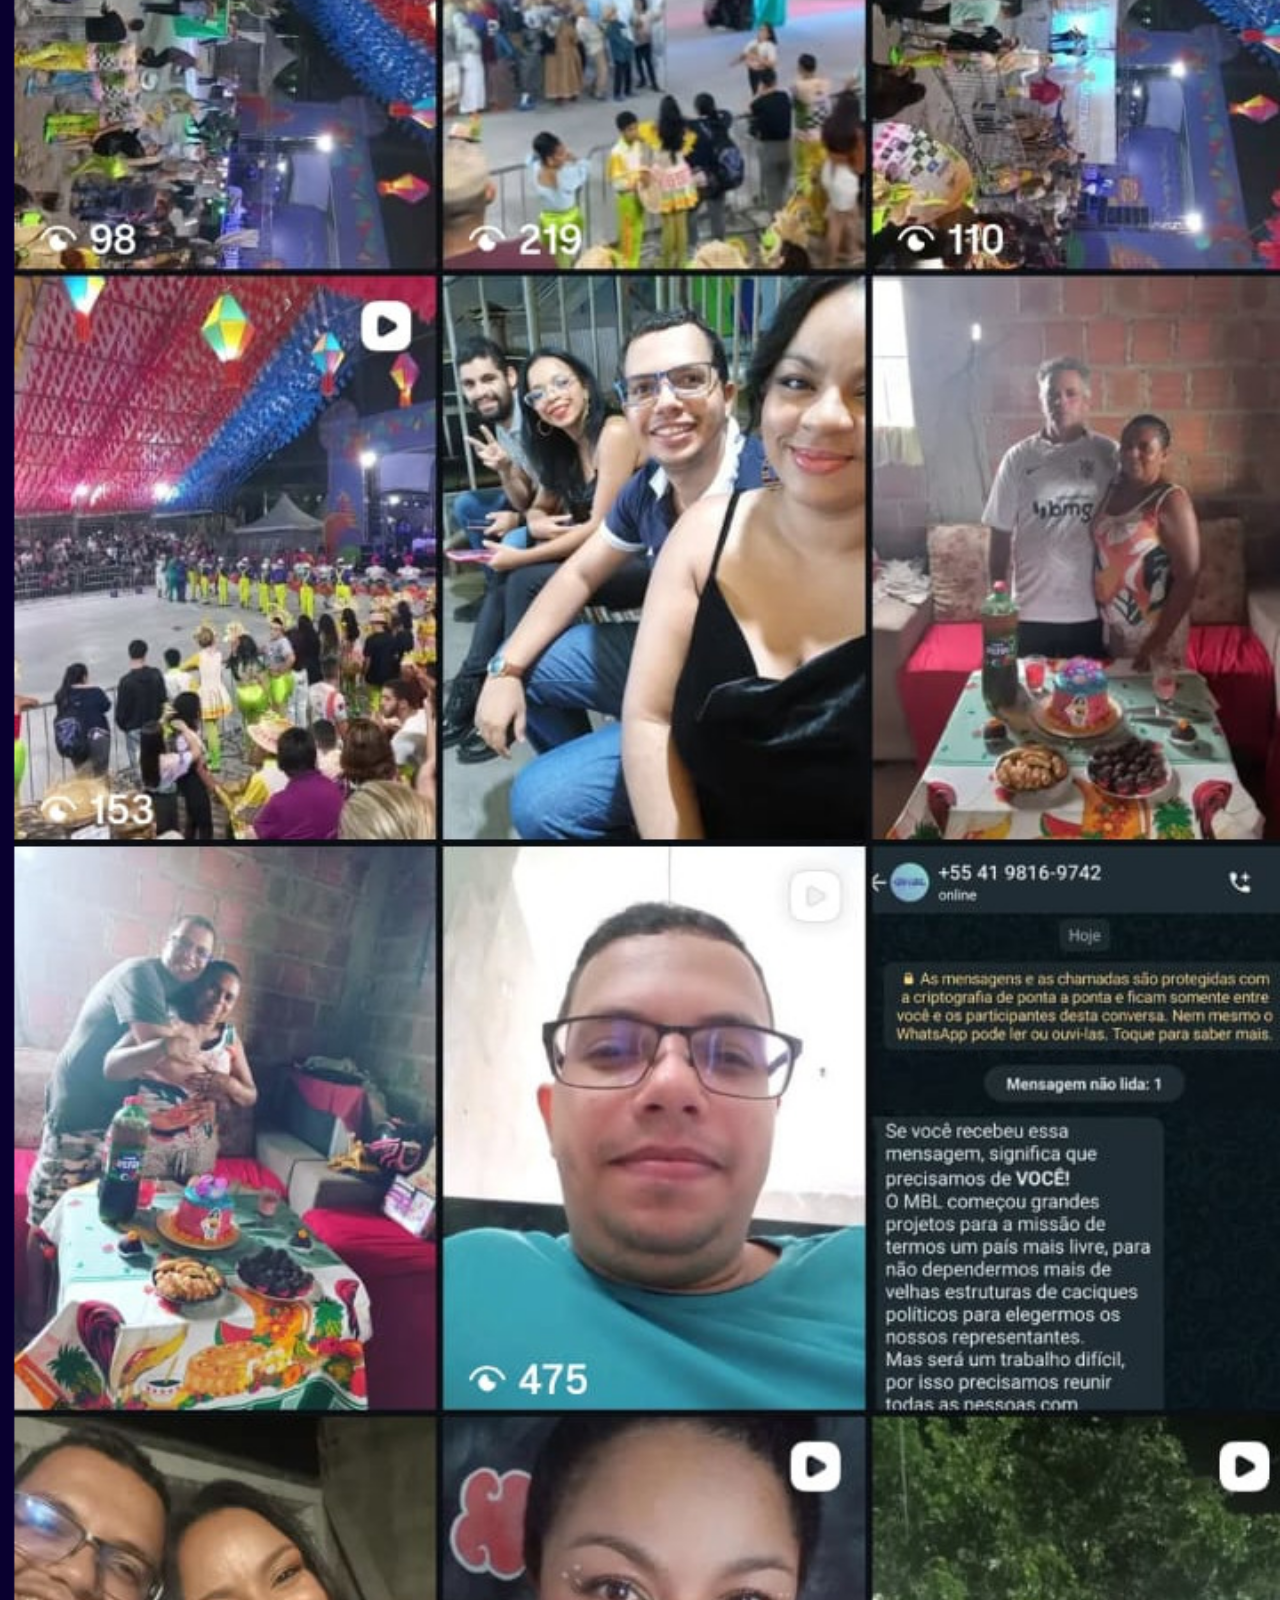
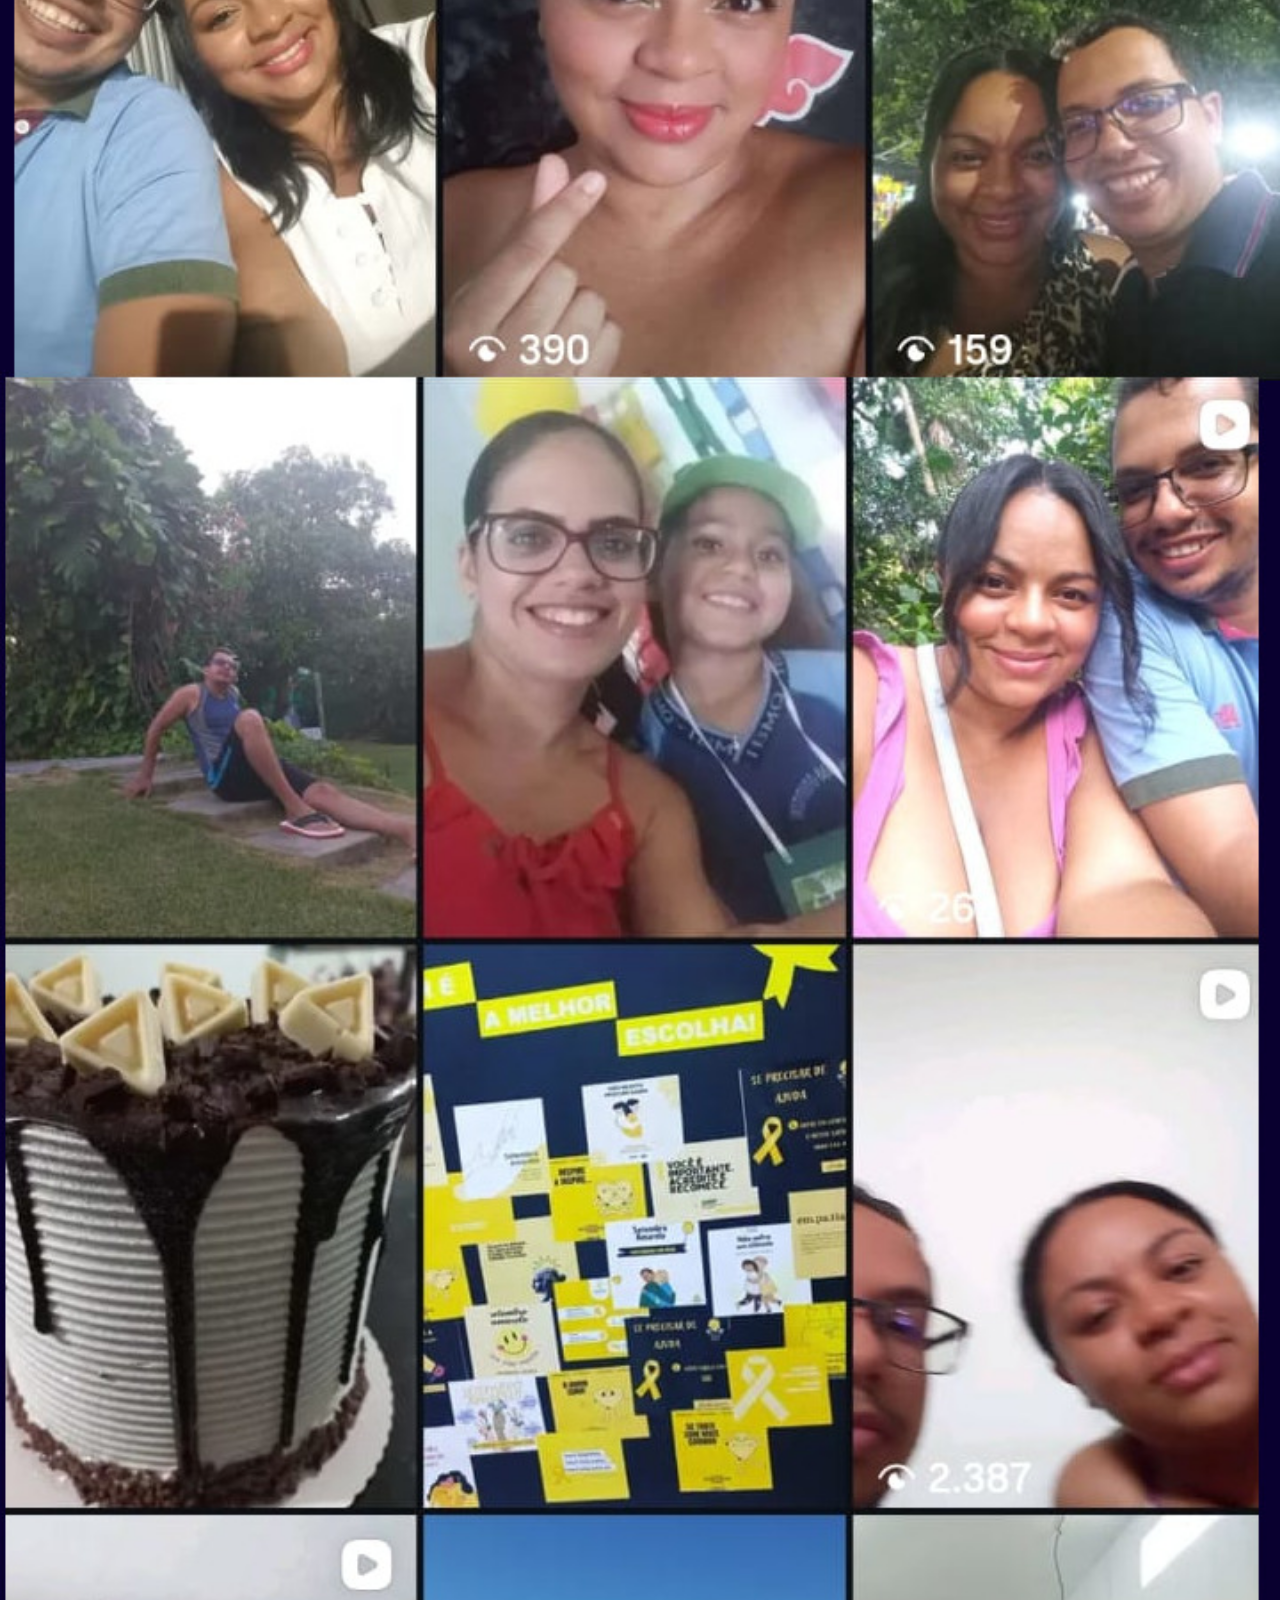
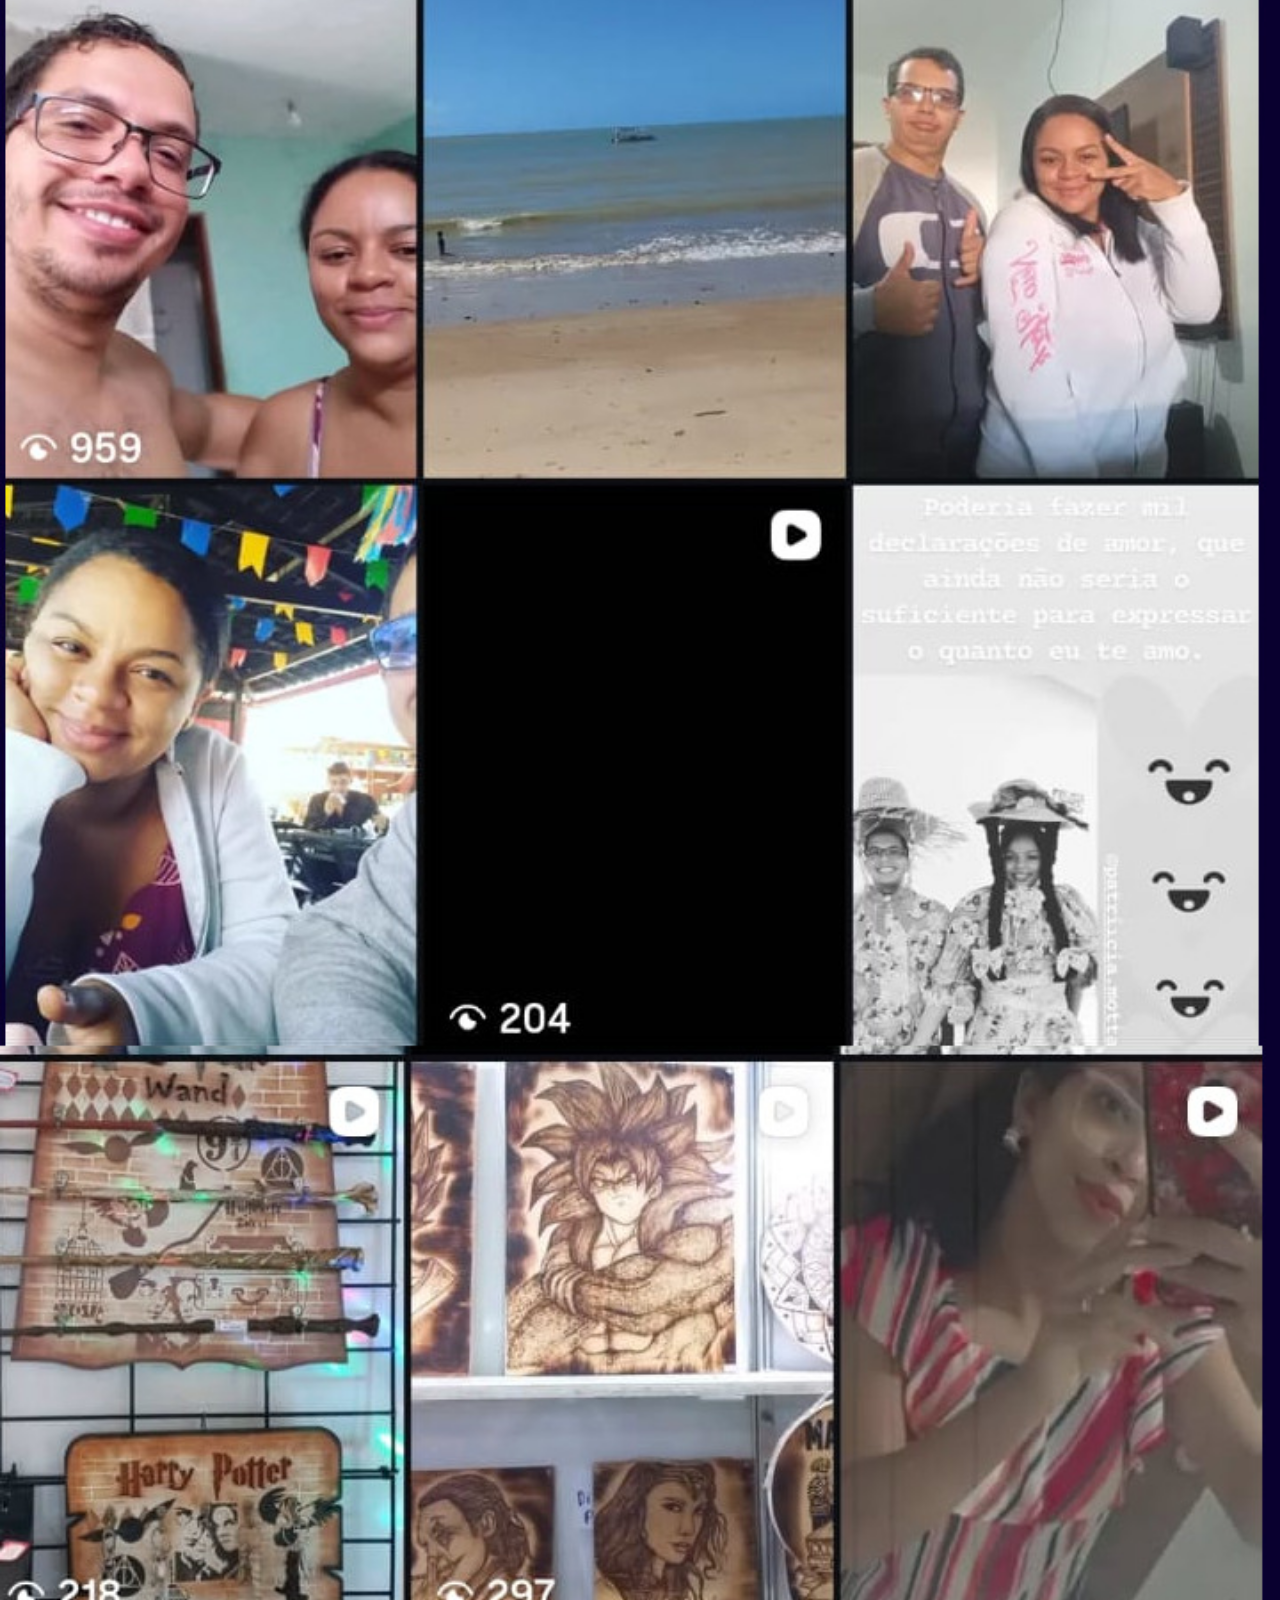
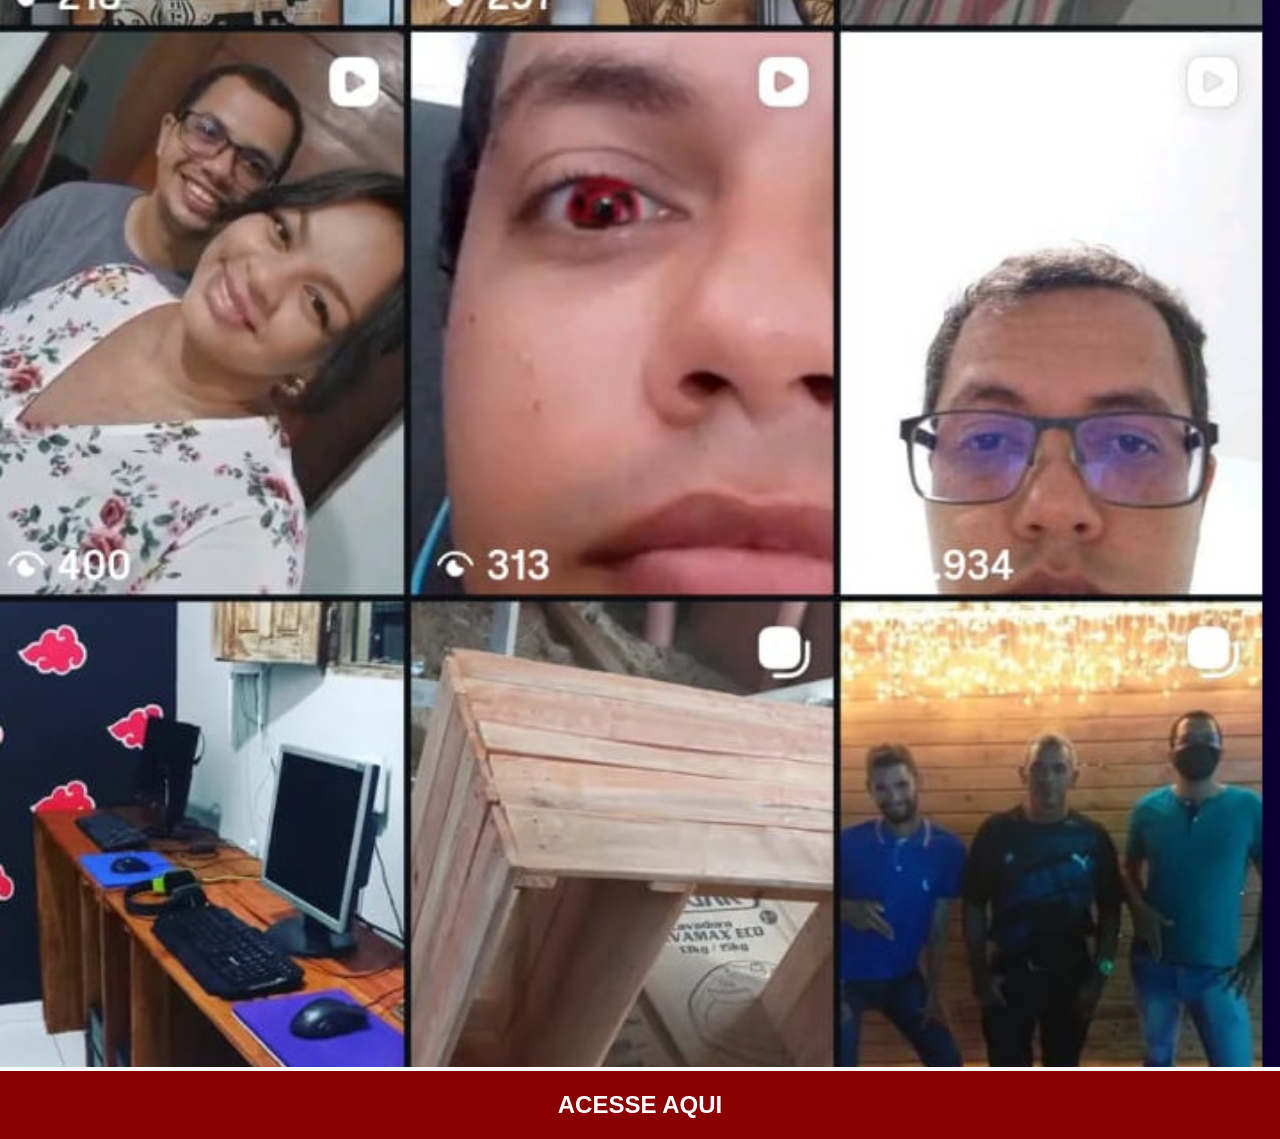
<file: instagram.html>
<!DOCTYPE html>
<html lang="pt-br">
<head>
    <meta charset="UTF-8">
    <meta name="viewport" content="width=device-width, initial-scale=1.0">
    <title>Instagram</title>
    <link rel="stylesheet" href="estilos/social.css">   
</head>
<body>
    <img src="imagens/instagram.jpeg" alt="Instagram">
    <a href="https://www.instagram.com" target="_blank">ACESSE AQUI</a>
</body>
</html>
</file>
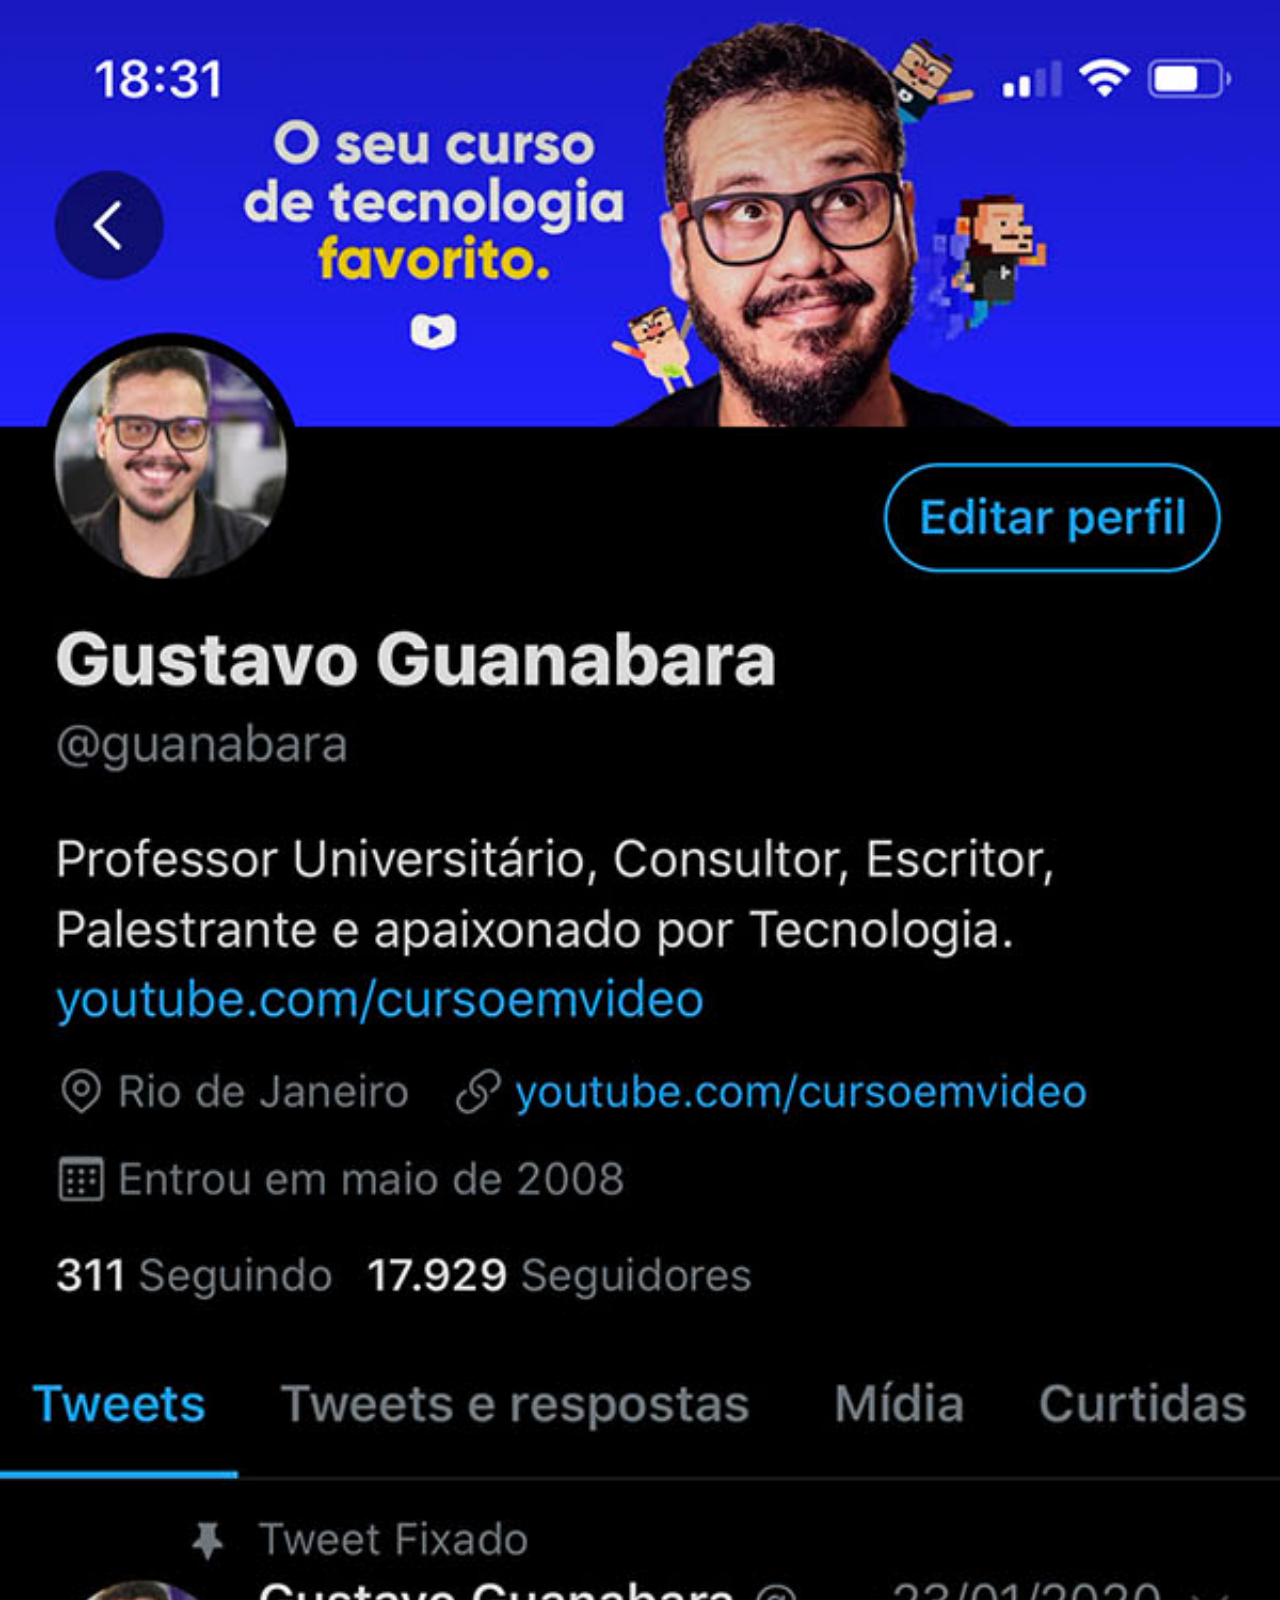
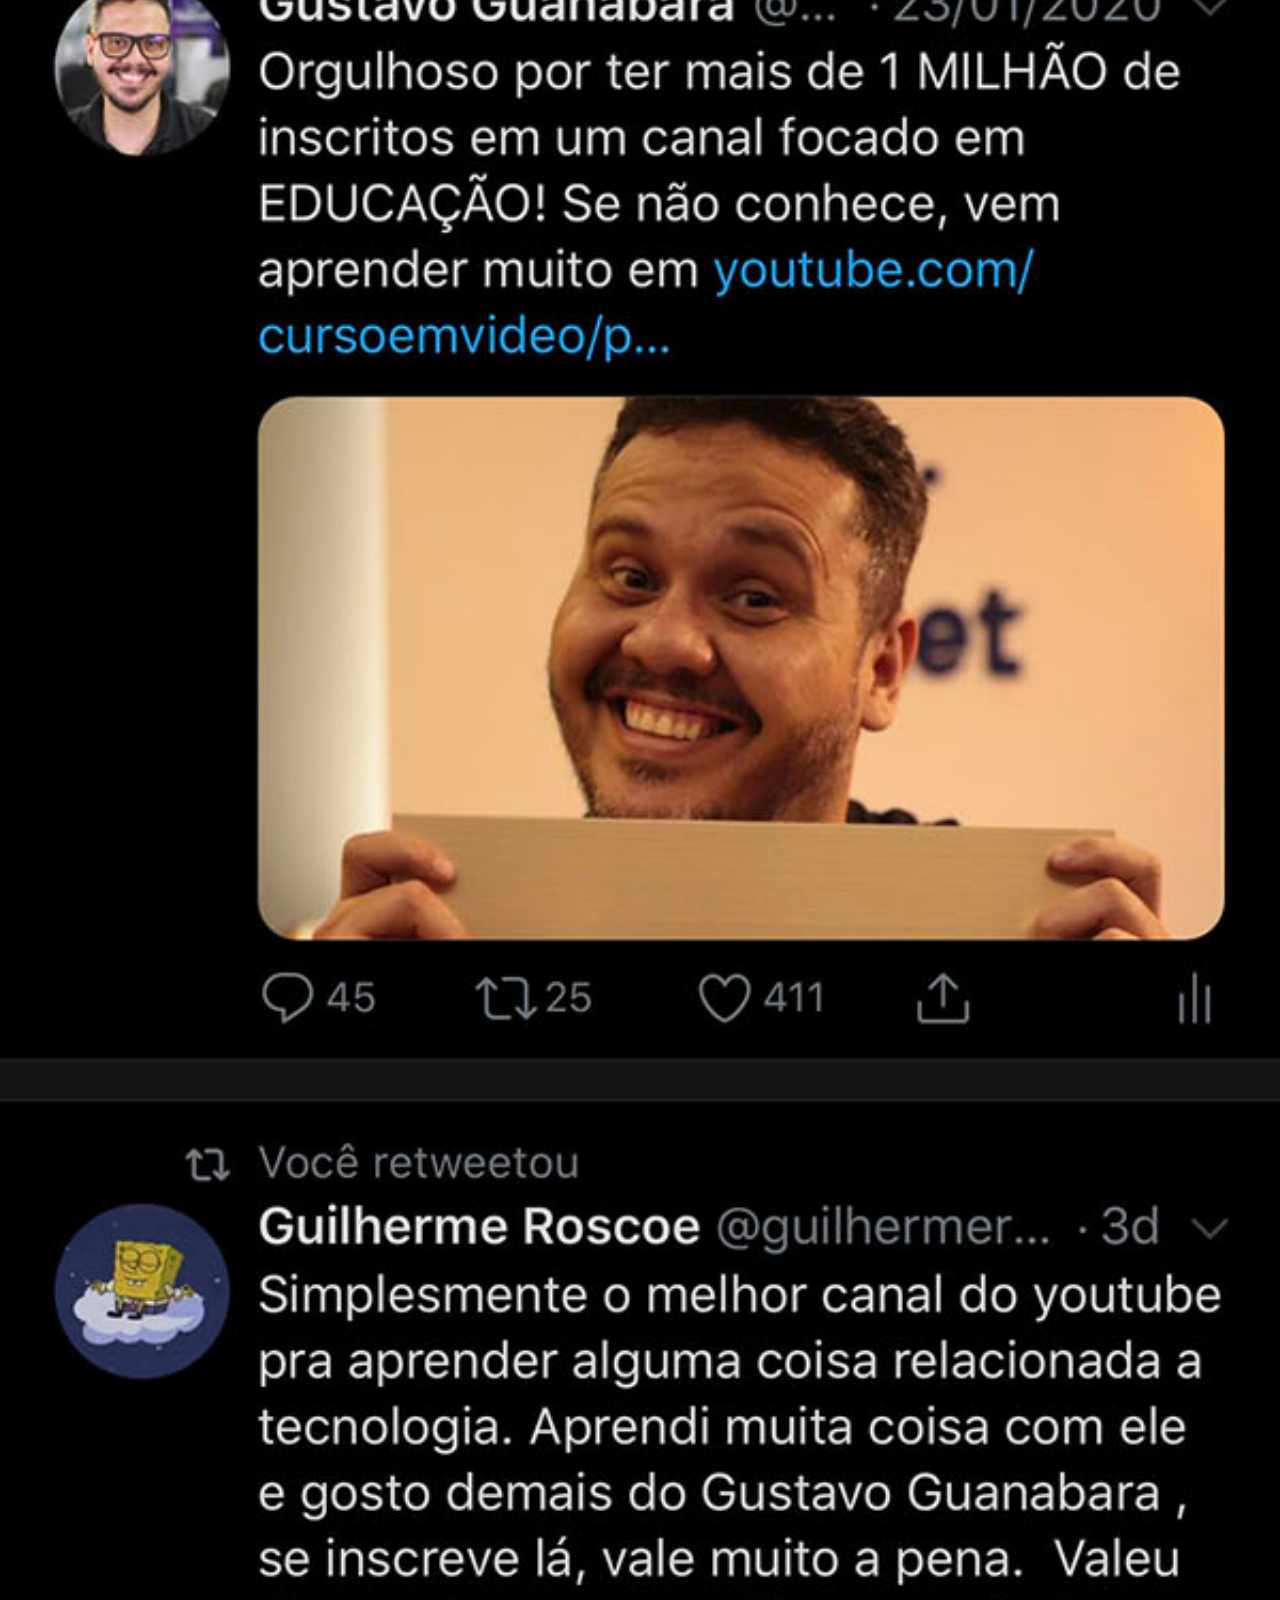
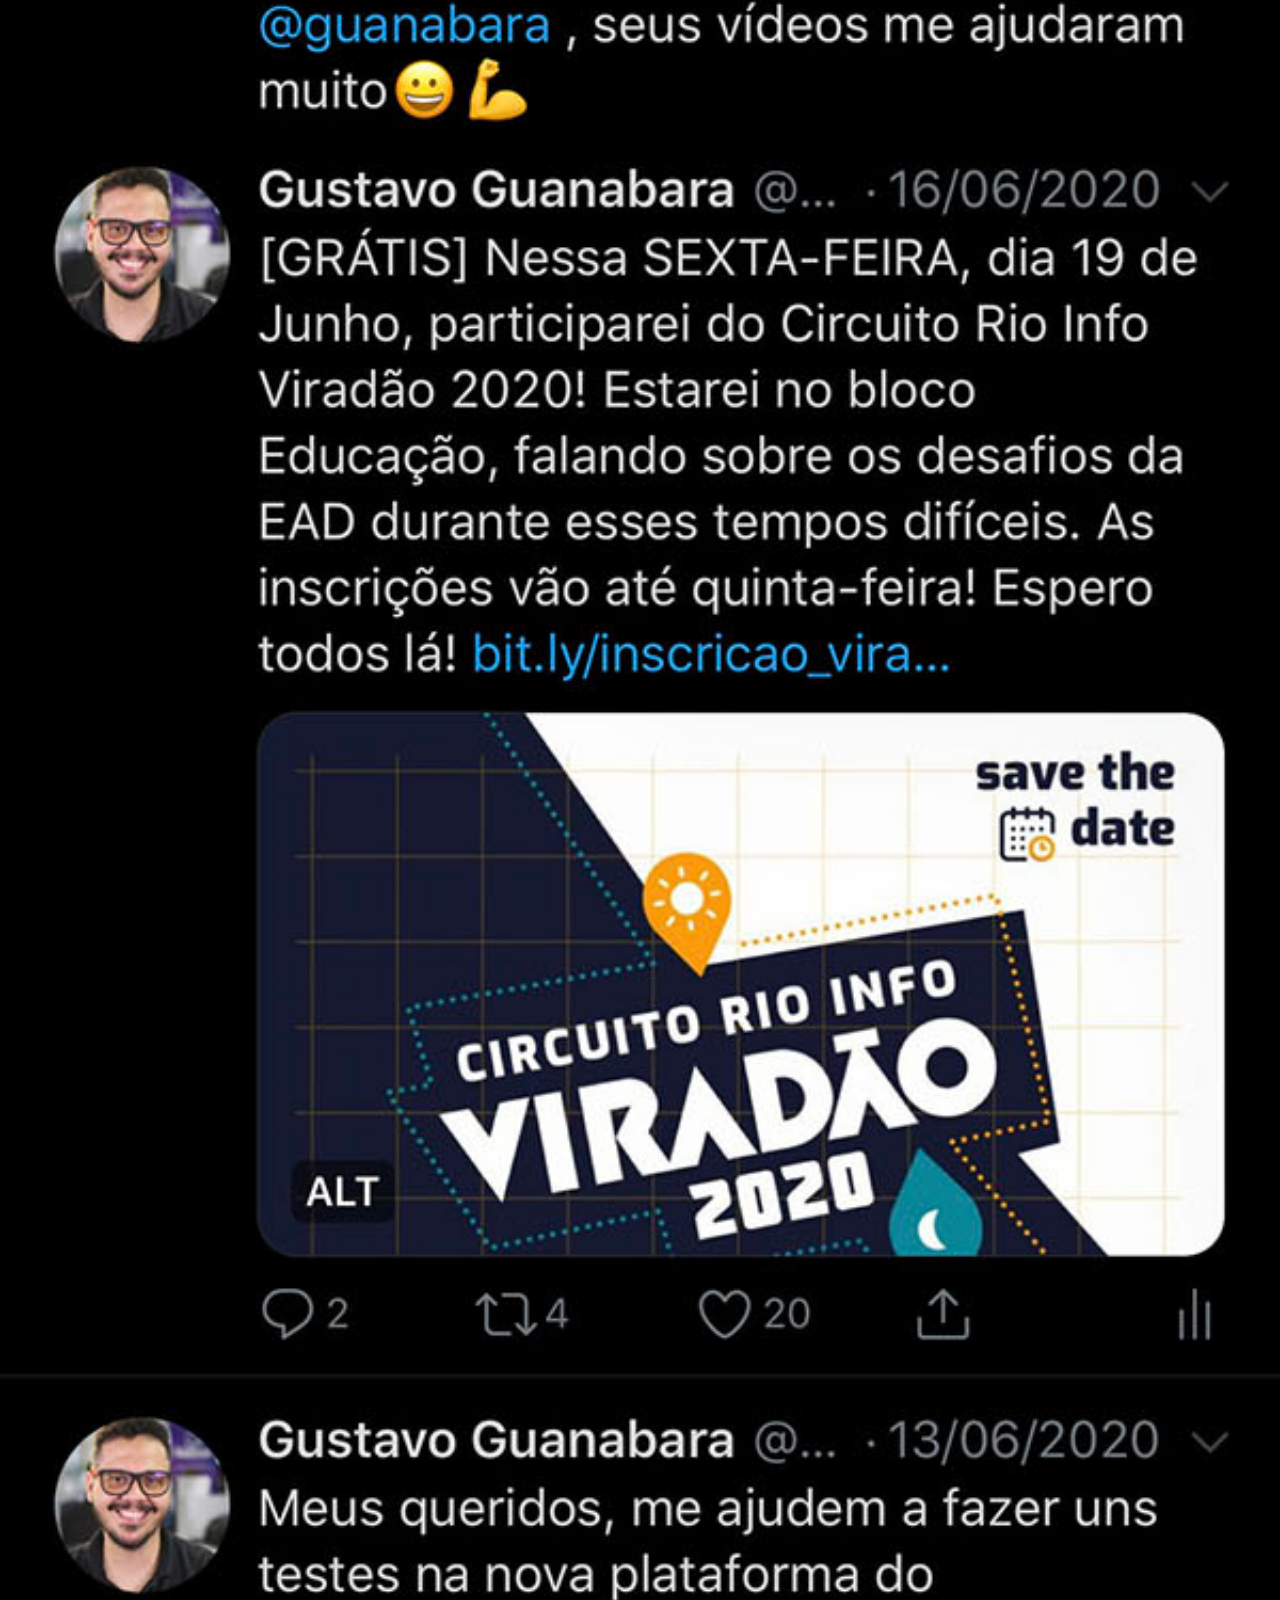
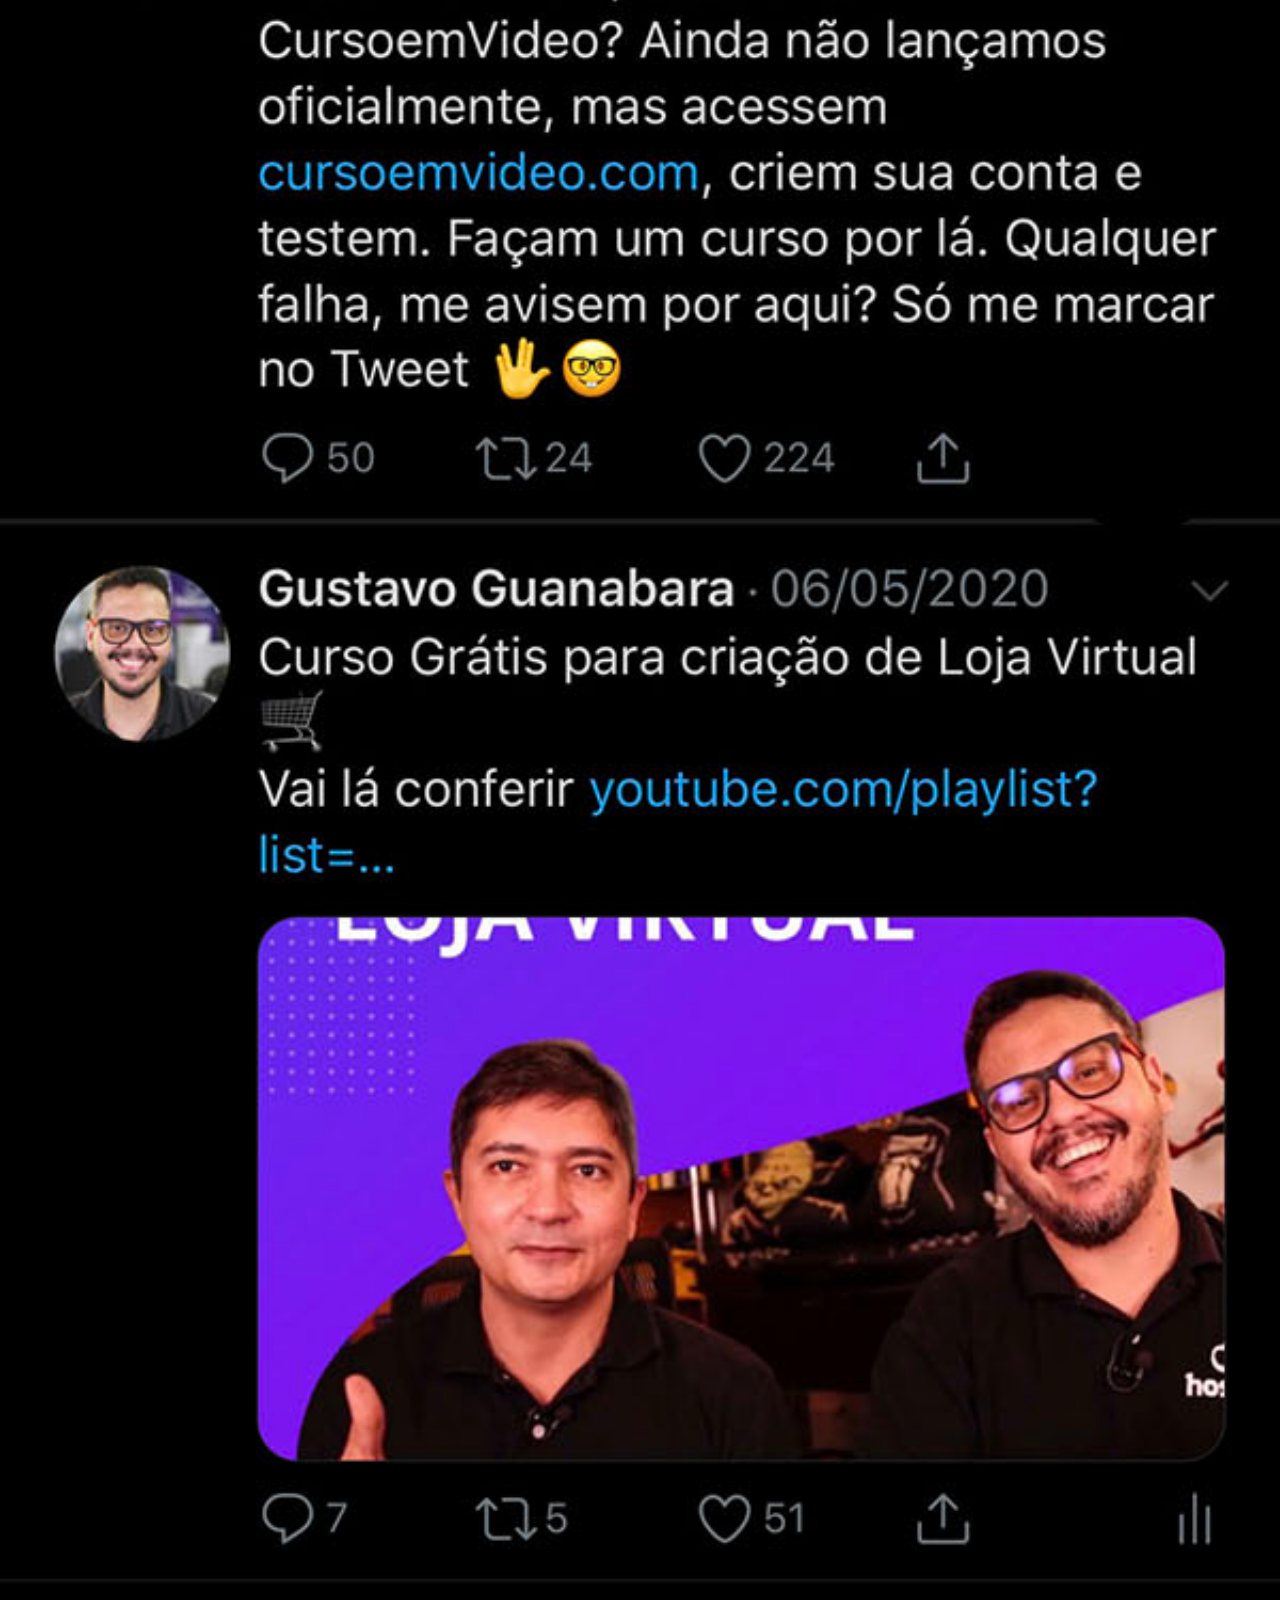
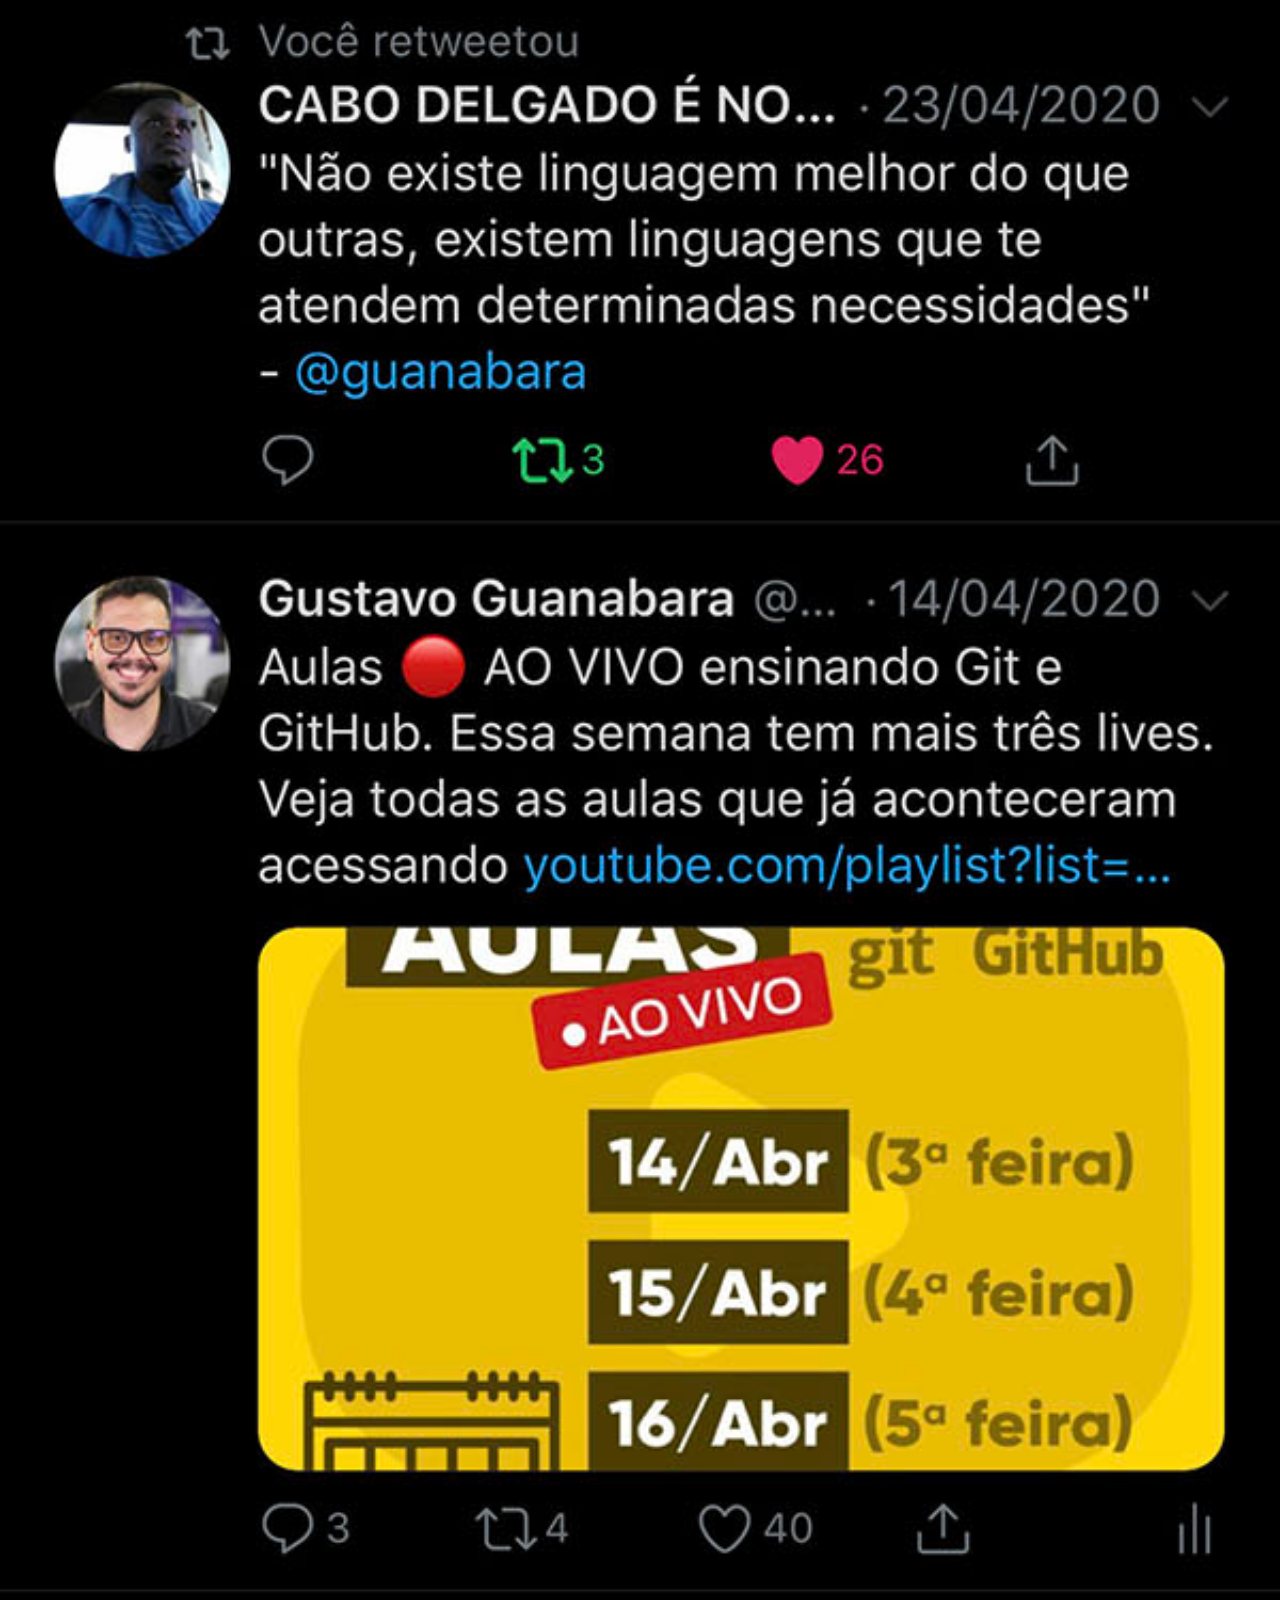
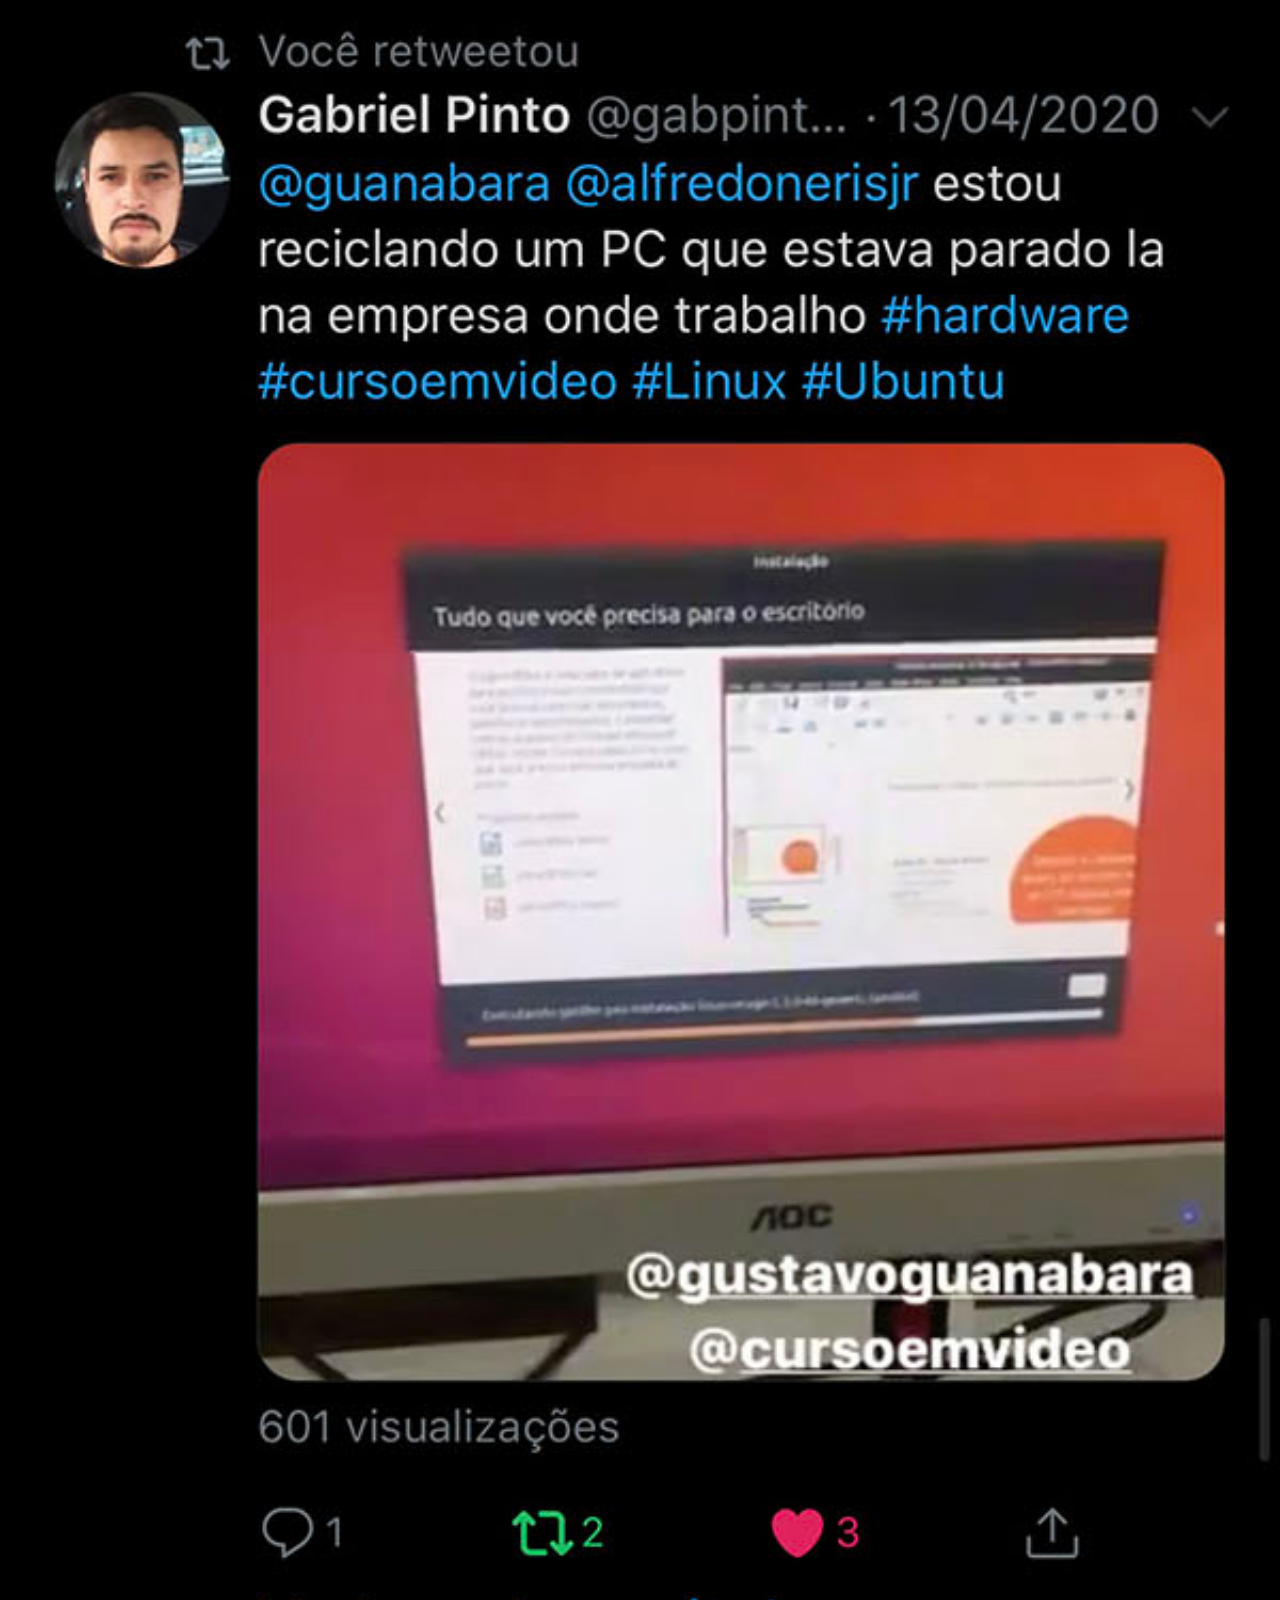
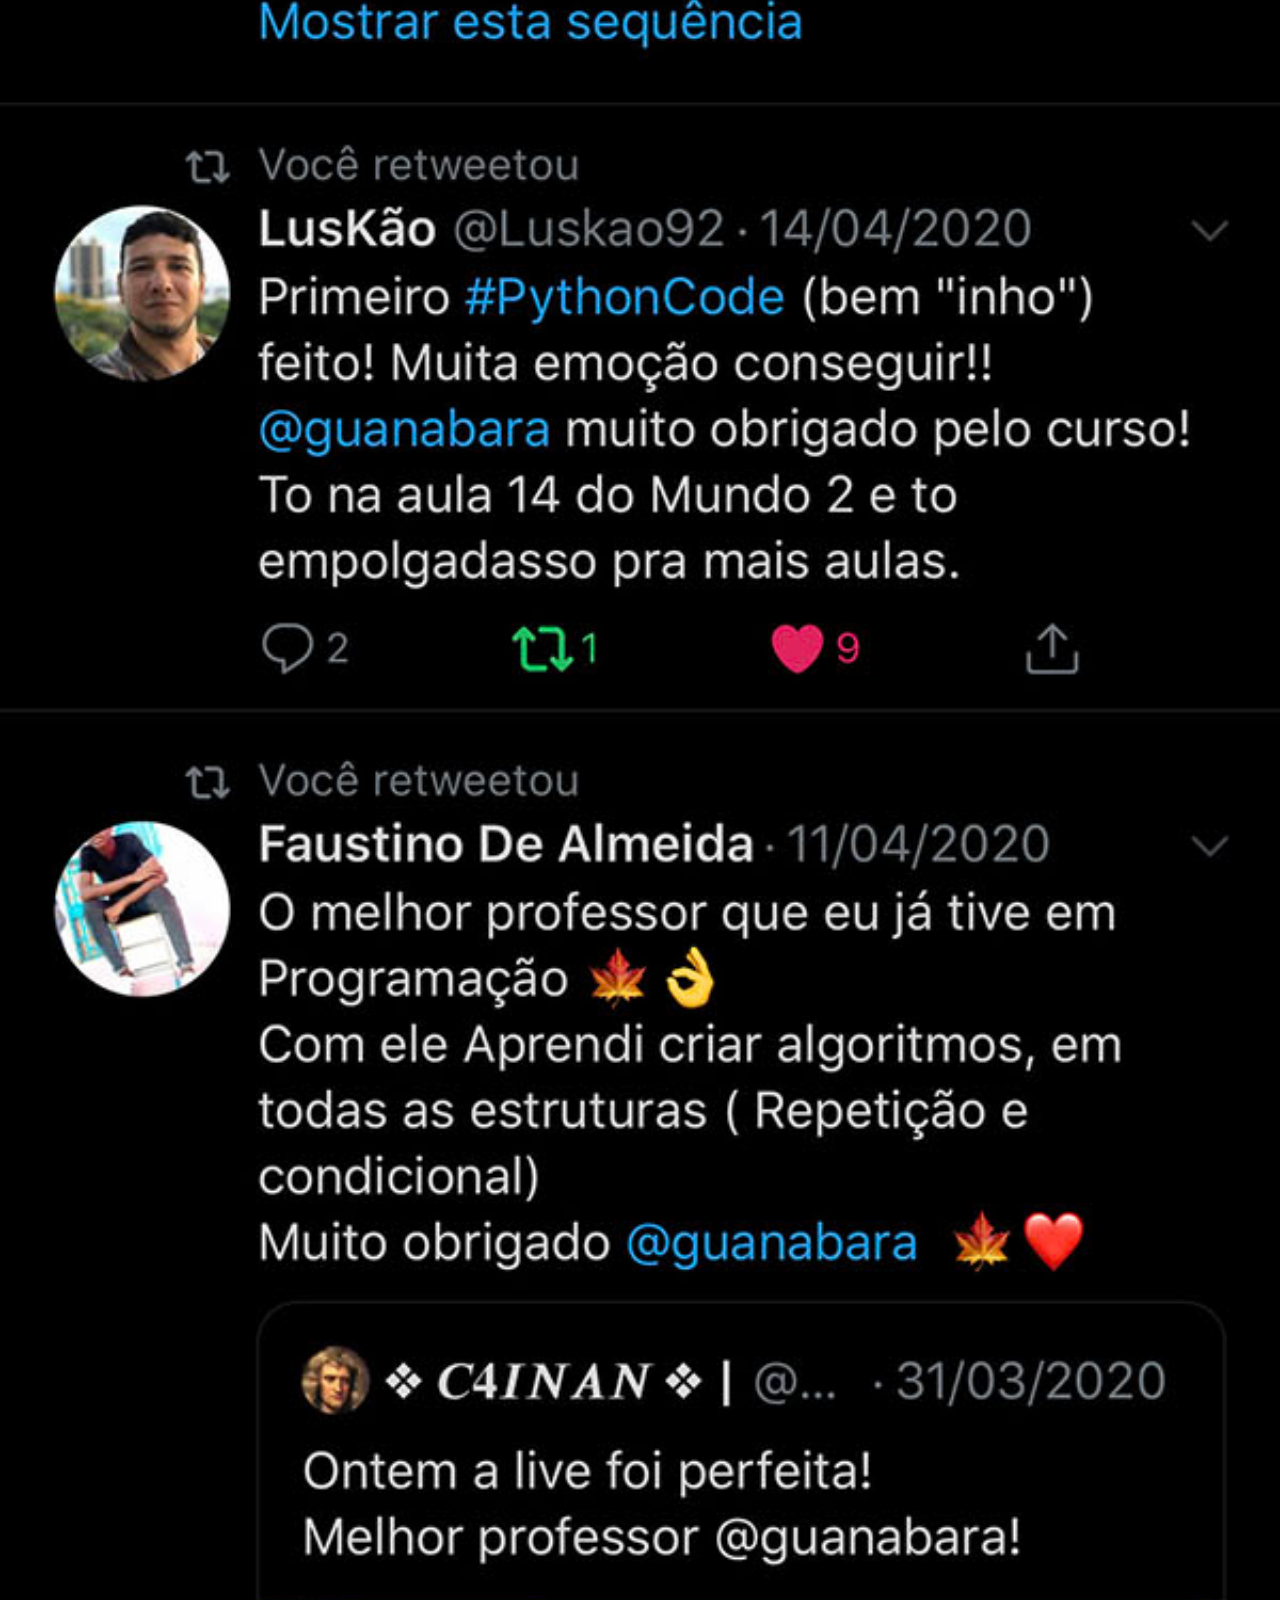
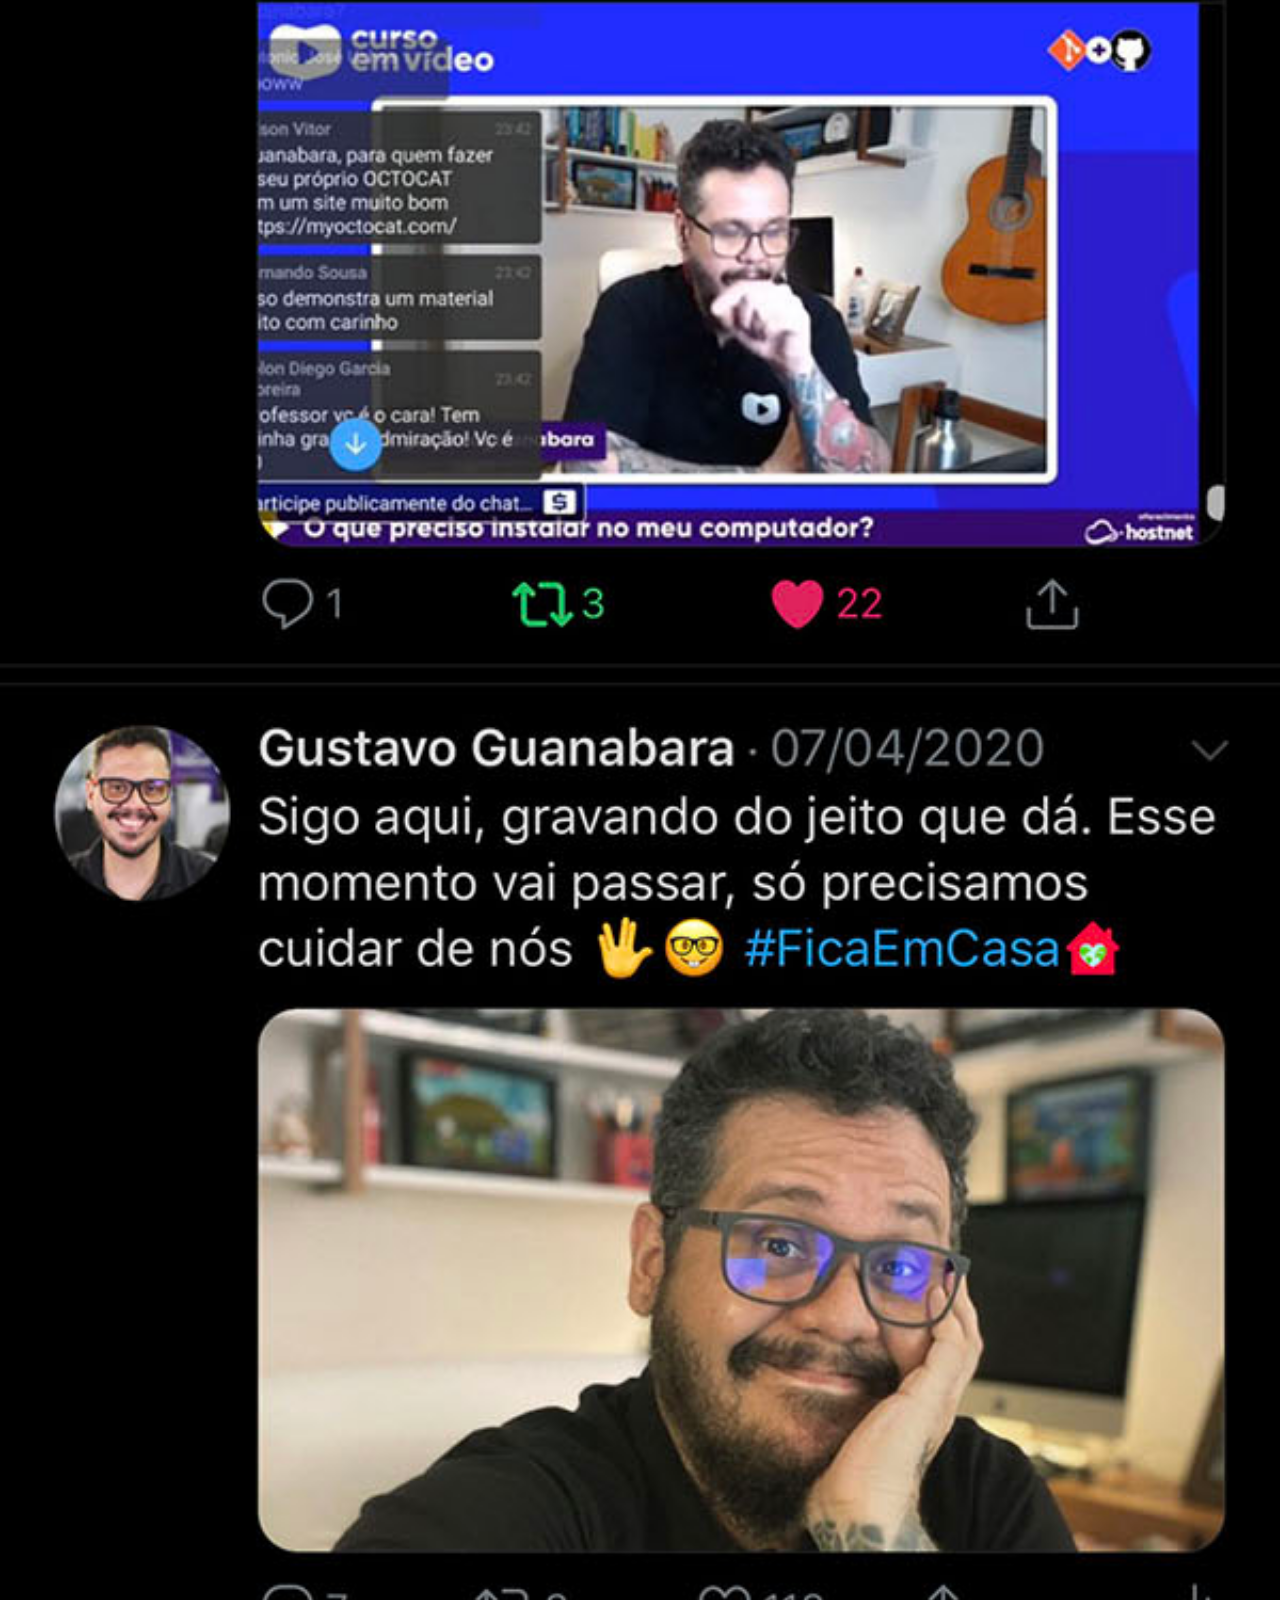
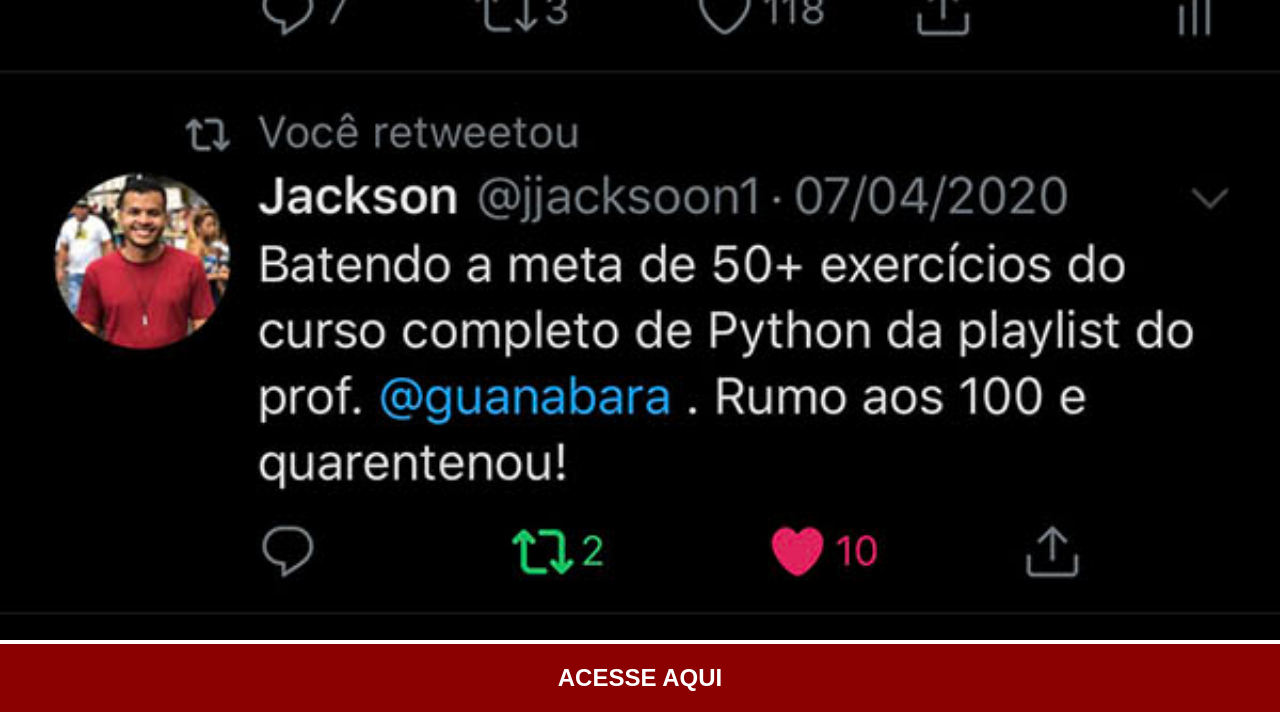
<file: twitter.html>
<!DOCTYPE html>
<html lang="pt-br">
<head>
    <meta charset="UTF-8">
    <meta name="viewport" content="width=device-width, initial-scale=1.0">
    <title>Twitter</title>
    <link rel="stylesheet" href="estilos/social.css">
</head>
<body>
    <img src="imagens/tela-twitter.jpg" alt="Twitter">
    <a href="https://www.twitter.com" target="_blank">ACESSE AQUI</a>
</body>
</html>
</file>
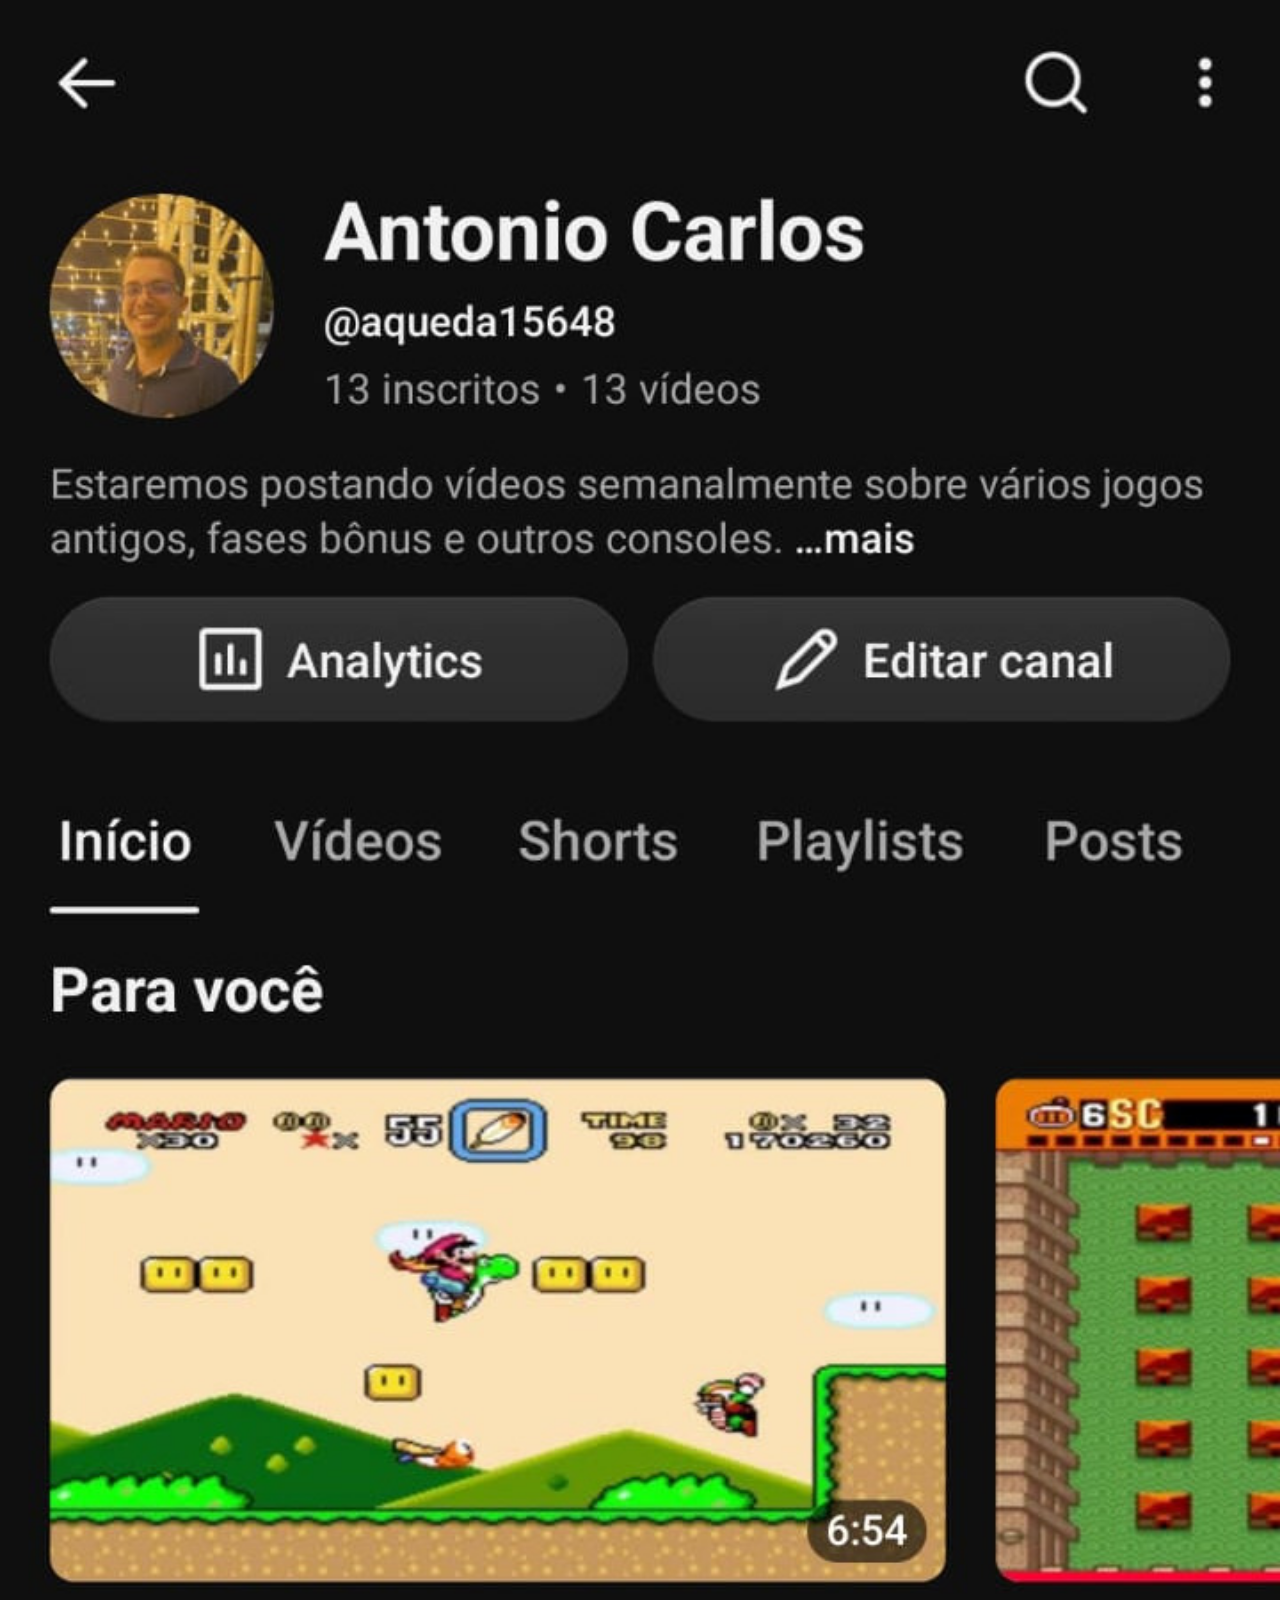
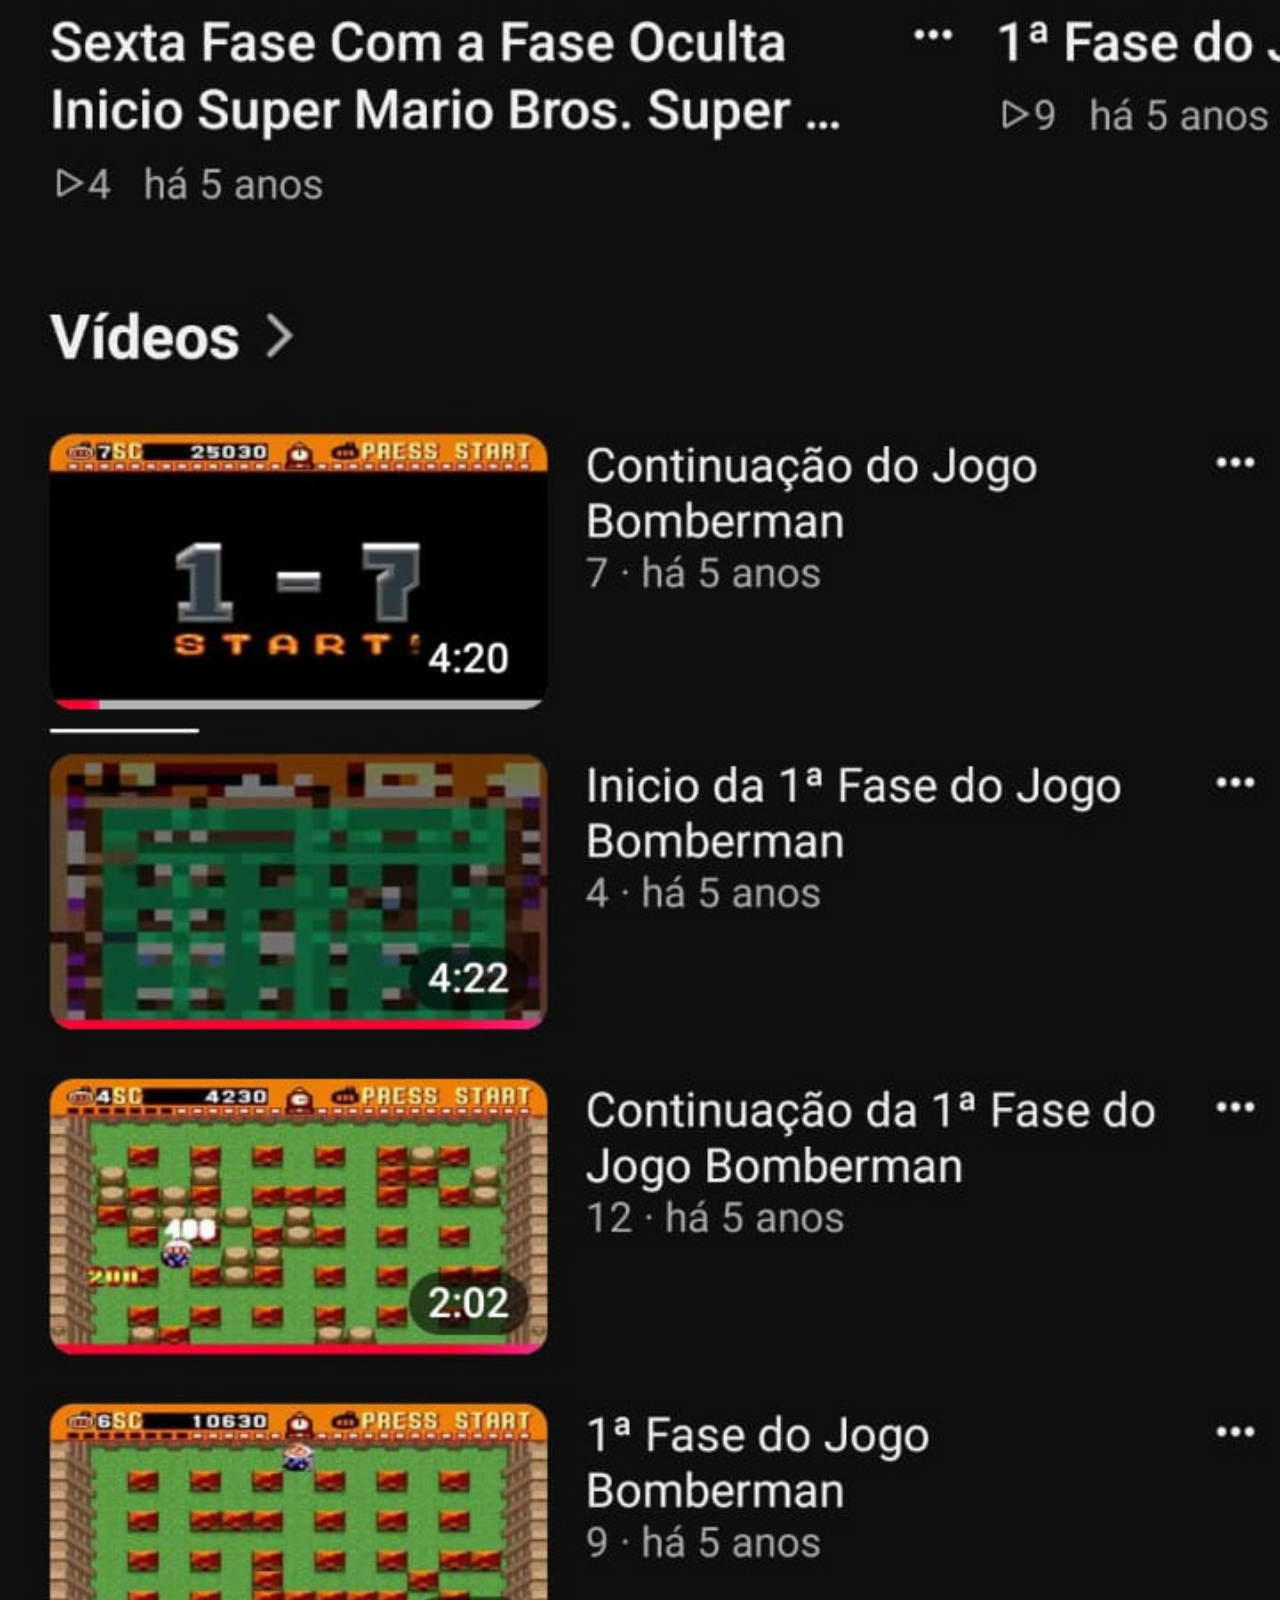
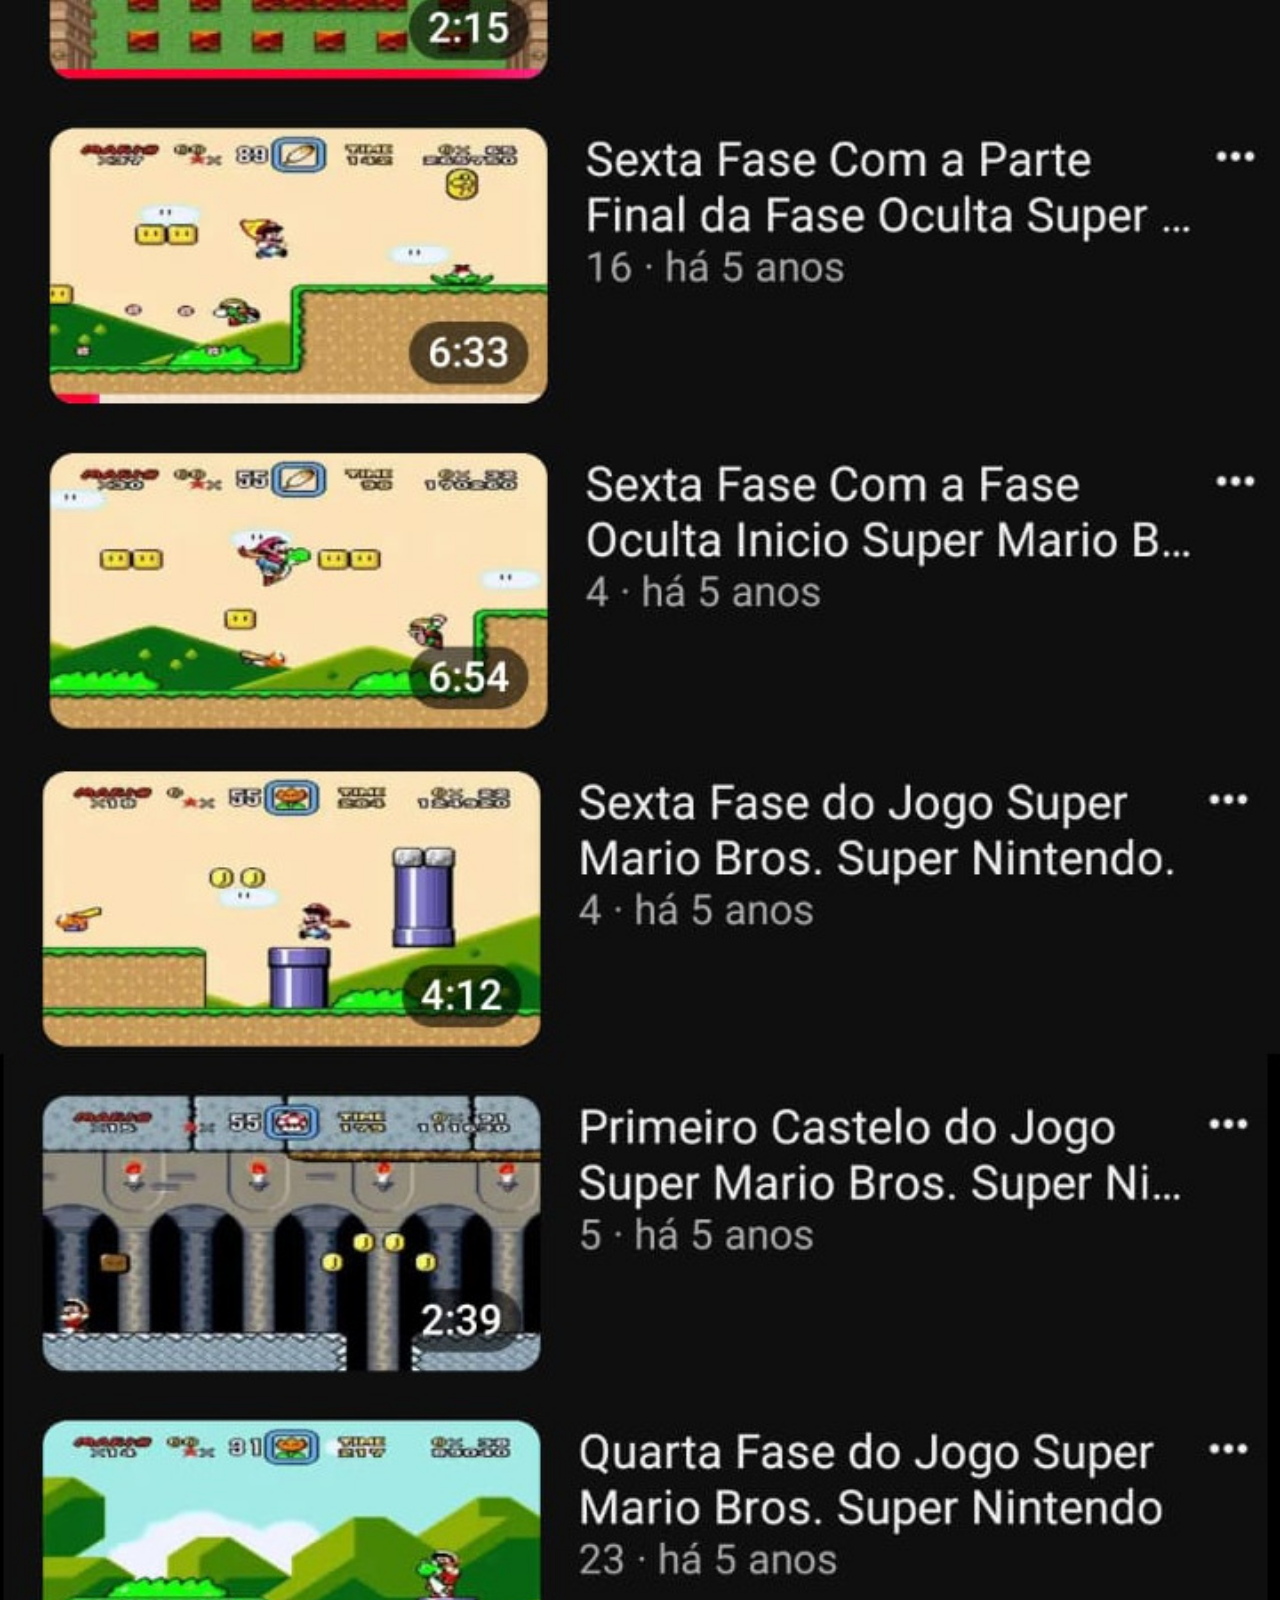
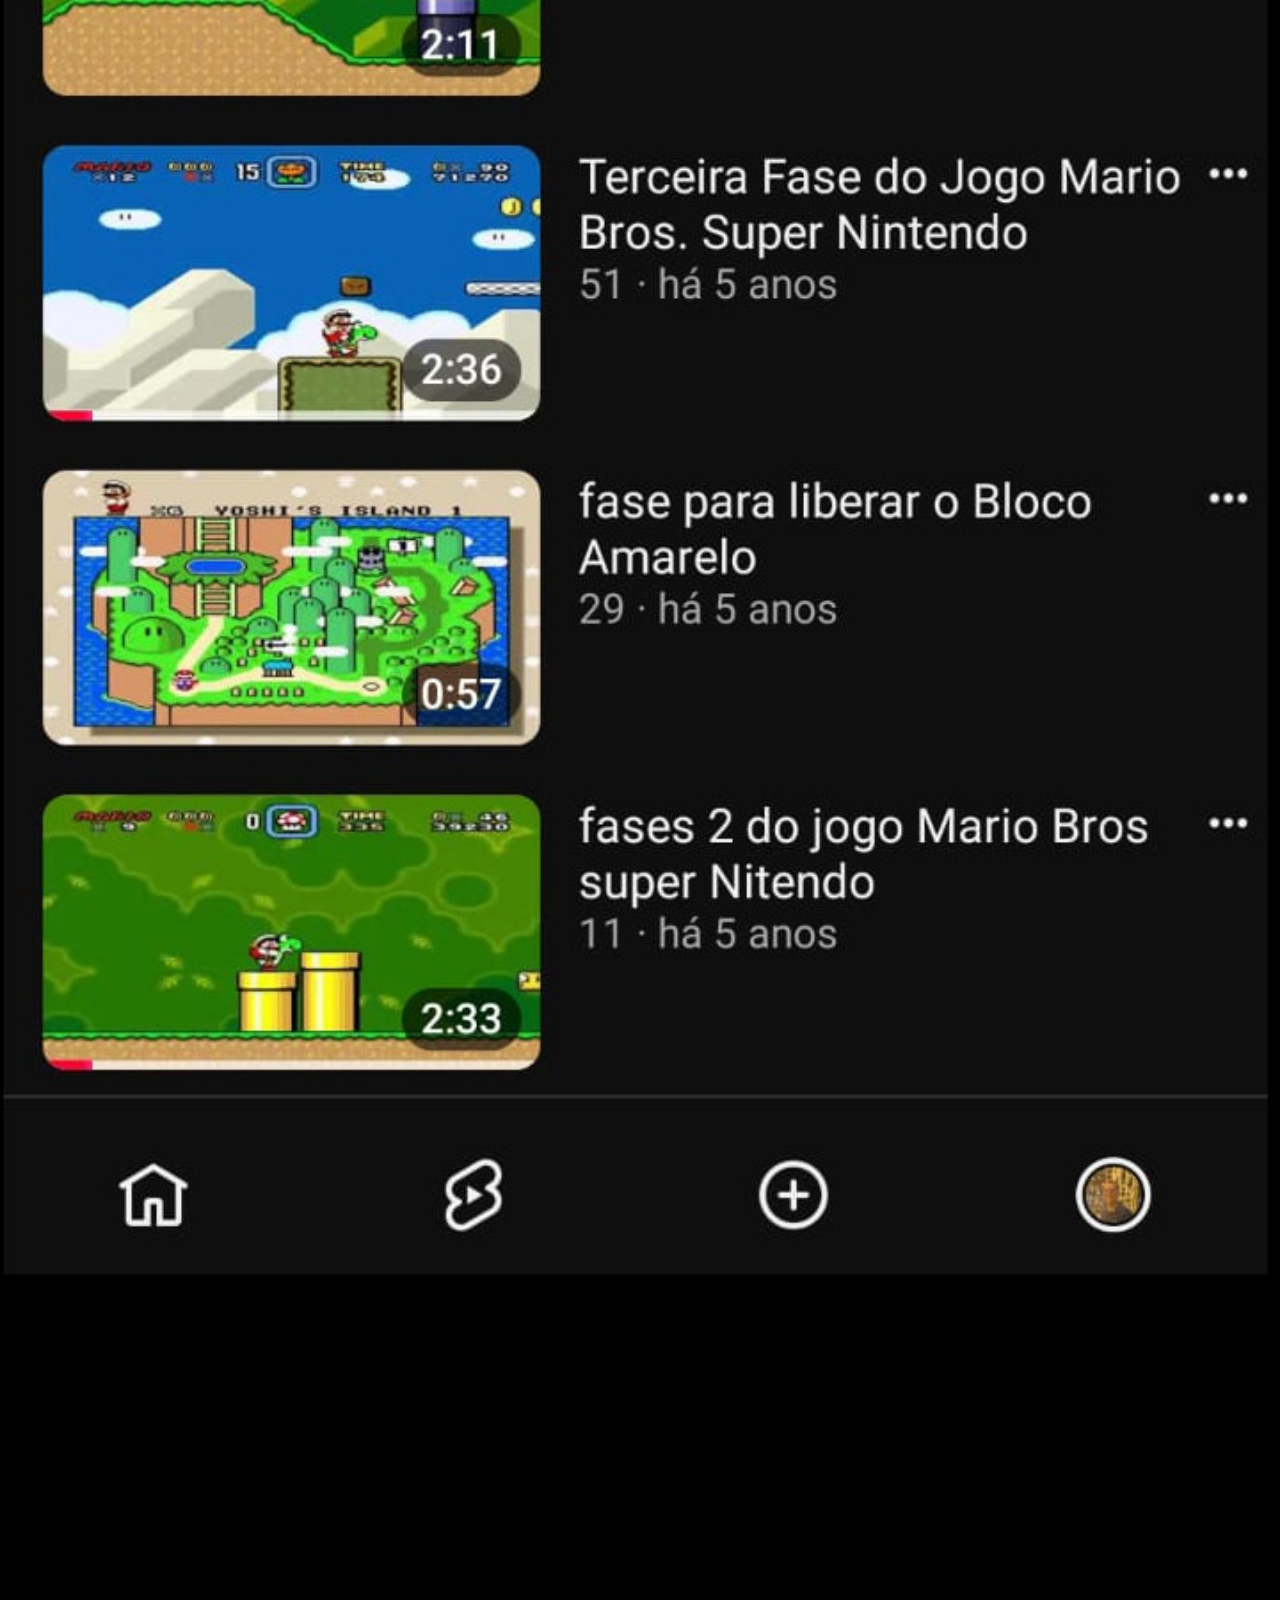
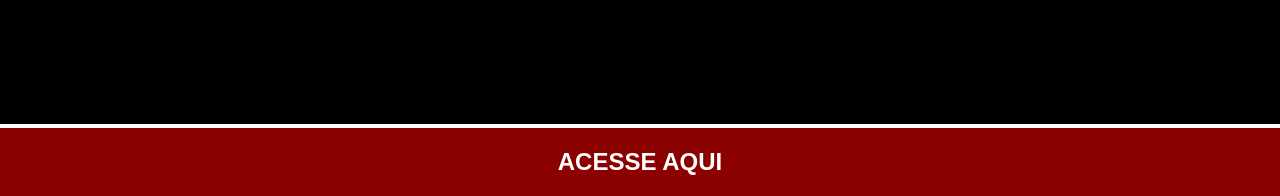
<file: youtube.html>
<!DOCTYPE html>
<html lang="pt-br">
<head>
    <meta charset="UTF-8">
    <meta name="viewport" content="width=device-width, initial-scale=1.0">
    <title>YouTube</title>
    <link rel="stylesheet" href="estilos/social.css">

</head>

<body>
    <img src="imagens/youtube.jpeg" alt="">
    <a href="https://www.youtube.com" target="_blank">ACESSE AQUI</a>
</body>
</html>
</file>
<file: estilos/estilos.css>
@charset "UTF-8";

* {
    margin: 0px;
    padding: 0px;
    font-family: Arial, Helvetica, sans-serif;
}

html, body {
    height: 100vh;
    width: 100vw;
}

body{
    background: url('../imagens/fundo-madeira.jpg') no-repeat top center / cover fixed;


}
main{
    position: relative;
    height: 100vh;
    }

section#telefone {
    height: 1000px;
    width: 500px;
    top: 50%;
    left: 50%;
    transform: translate(-50%, -50%);
    background: url('../imagens/frame-iphone.png');
    background-repeat: no-repeat;
    background-size: cover;
    position: absolute;
    border-radius: 83px;
}

iframe#tela {
    position: relative;
    top: 130px;
    left: 37px;
    height: 757px;
    width: 427px;
}

section#redes-sociais {
    text-align: right;
}

section#redes-sociais img {
    width: 60px;
    height: 60px;
    margin: 10px;
    border-radius: 50%;
    box-shadow: 2px 2px 5px rgba(0, 0, 0, 0.5);
    box-sizing: border-box;
}
section#redes-sociais img:hover {
    border: 2px solid #ffffff5b;
    transform: scale(1.1);
    transition: transform 0.3s ease;
    box-shadow: 5px 5px 10px rgba(0, 0, 0, 0.7);
}
</file>
<file: estilos/social.css>
@charset "UTF-8";

    *{
        margin: 0px;
        padding: 0px;
        font-family: Arial, Helvetica, sans-serif;
     }
     ::-webkit-scrollbar{
        width: 0px;
     }

    img{
        width: 100vw;
      }

    a{
        display: block;
        background-color: darkred;
        color: white;
        font-size: 1.5em;
        text-decoration: none;
        text-align: center;
        font-weight: bolder;
        padding: 20px;
      }
    a:hover{
        background-color: red;
    }
</file>
